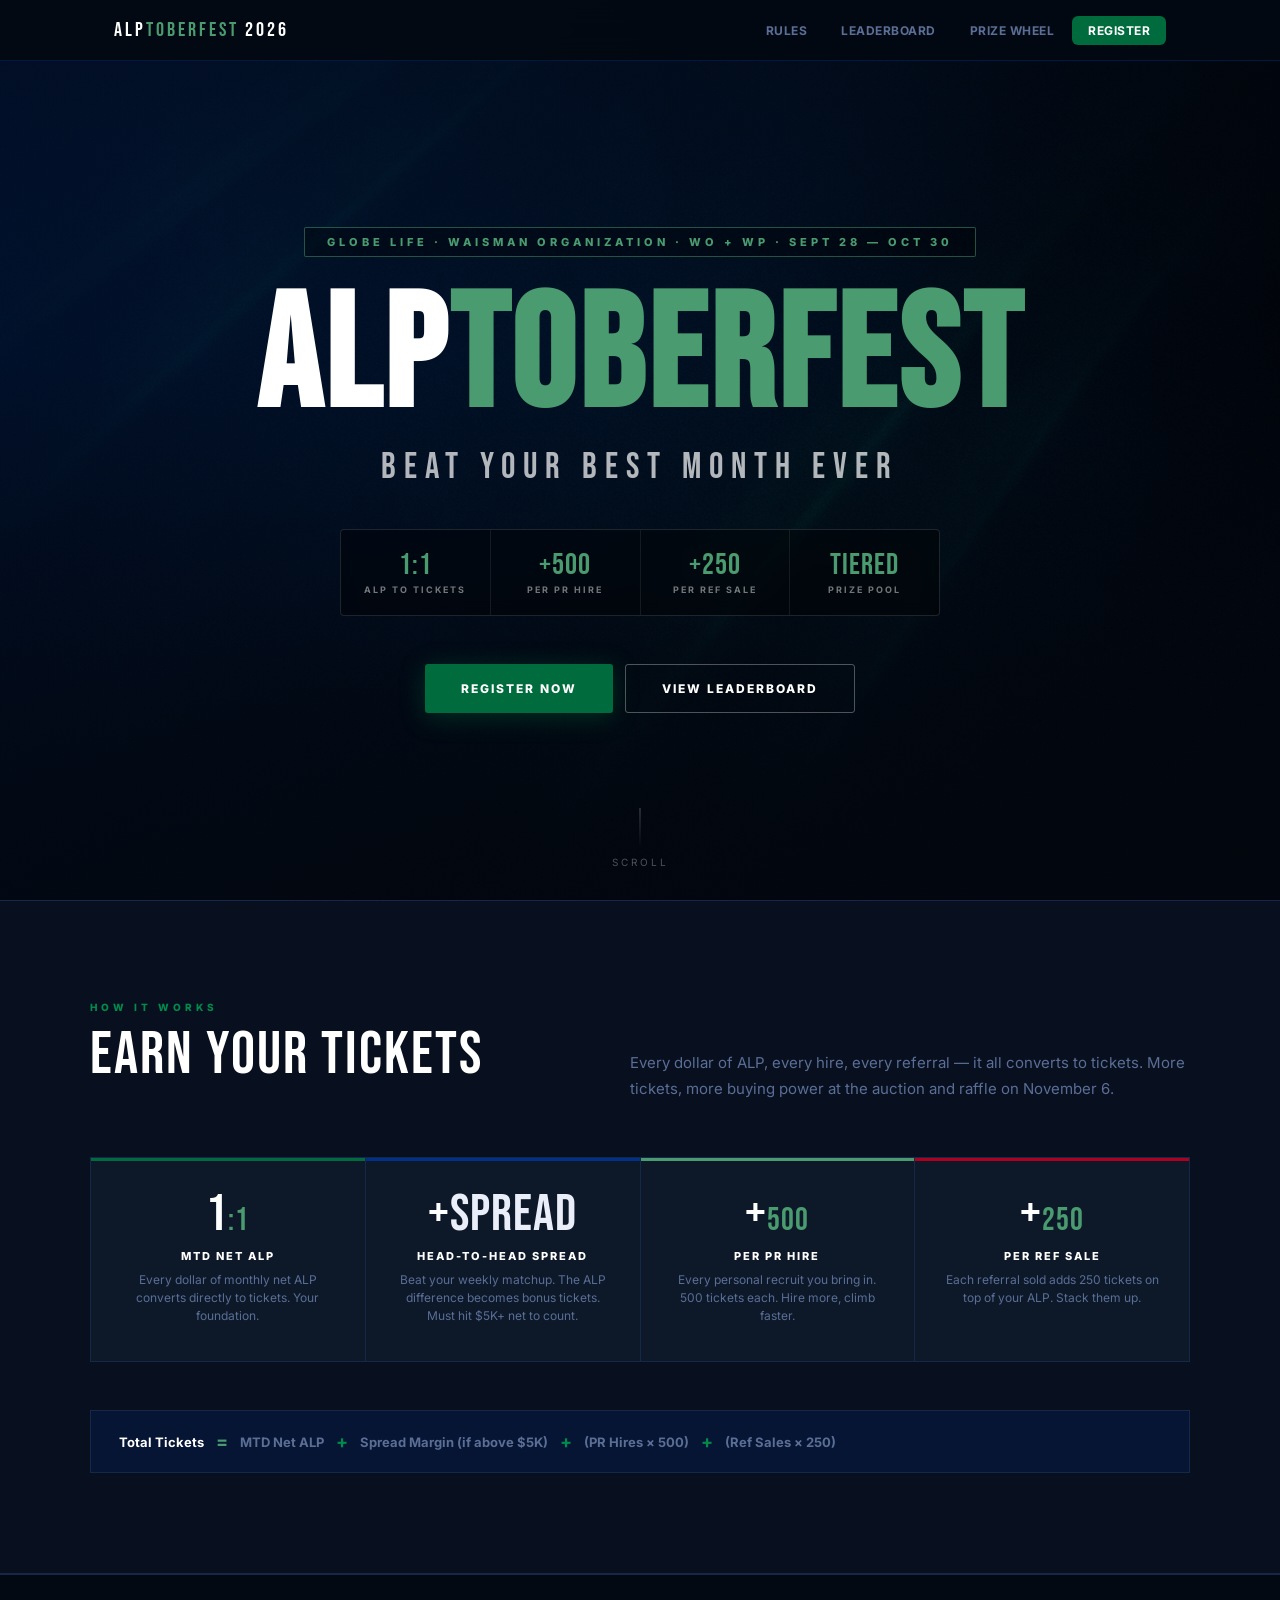
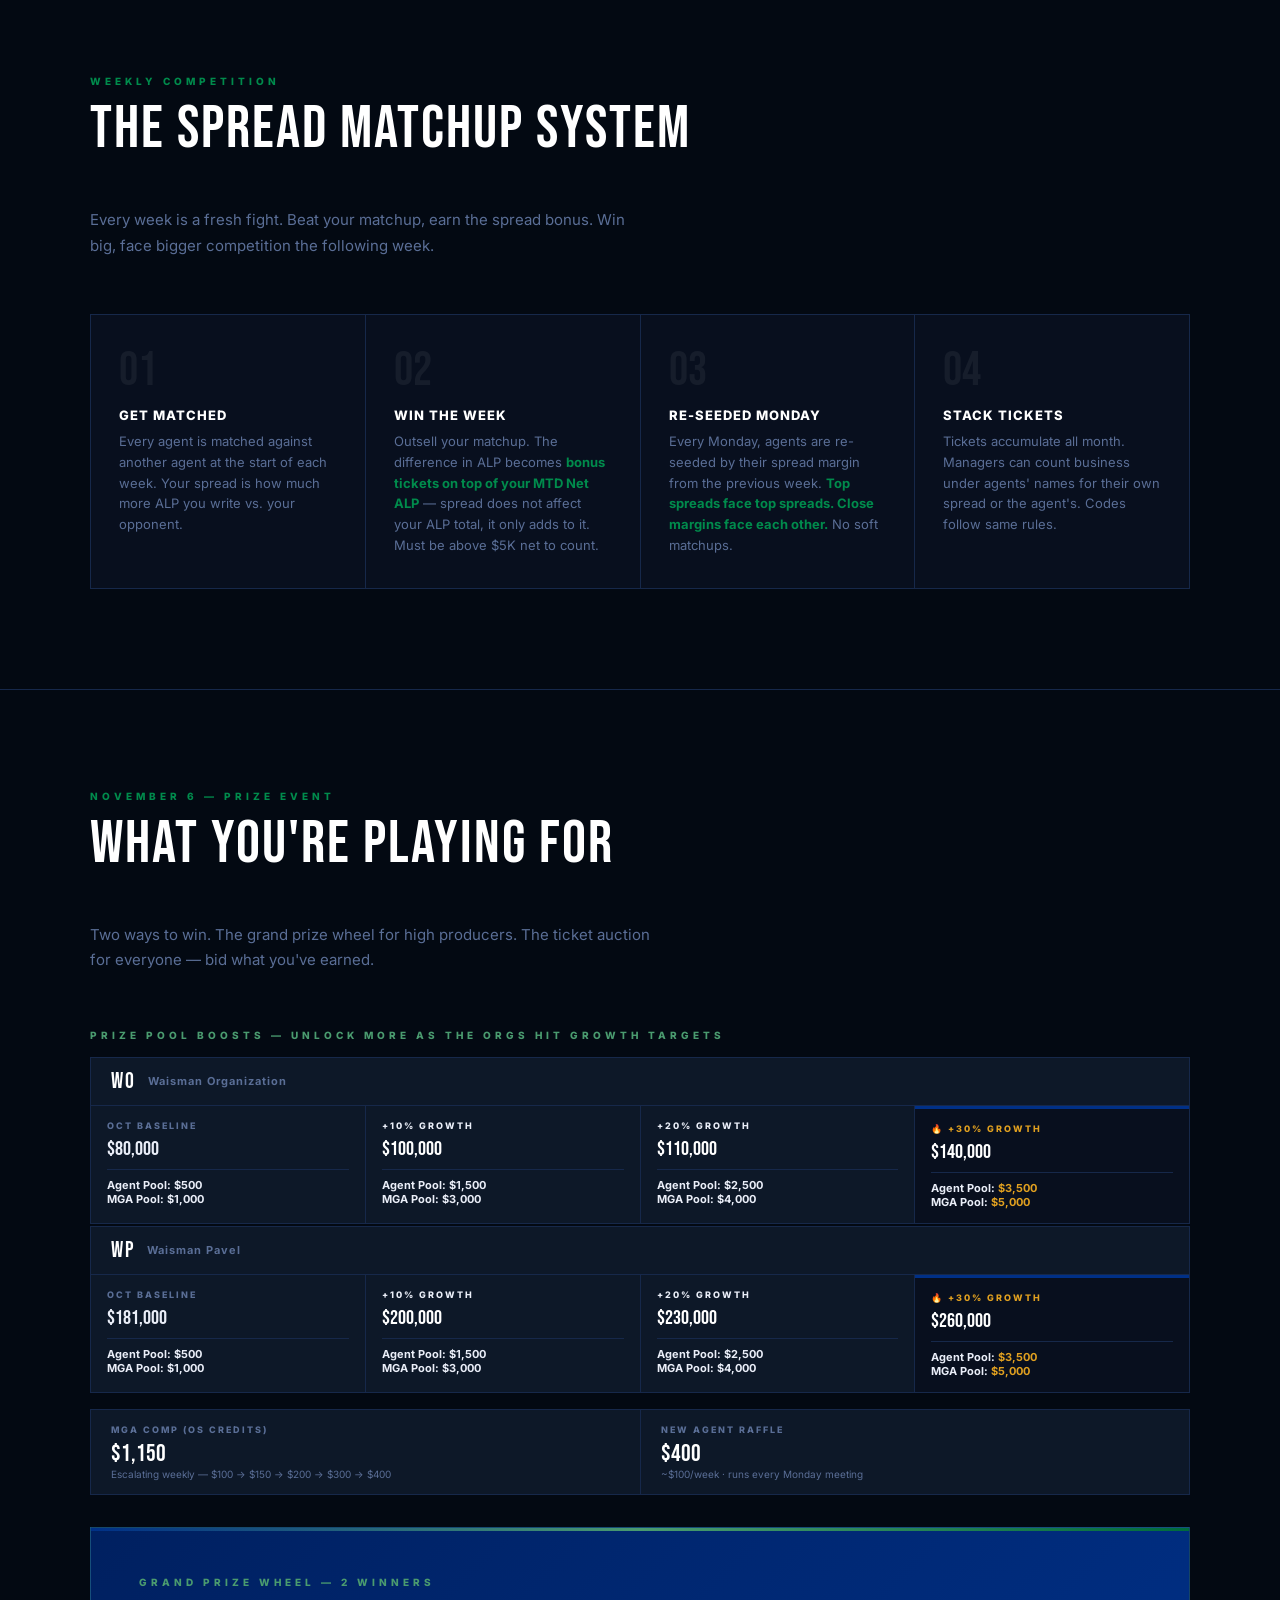
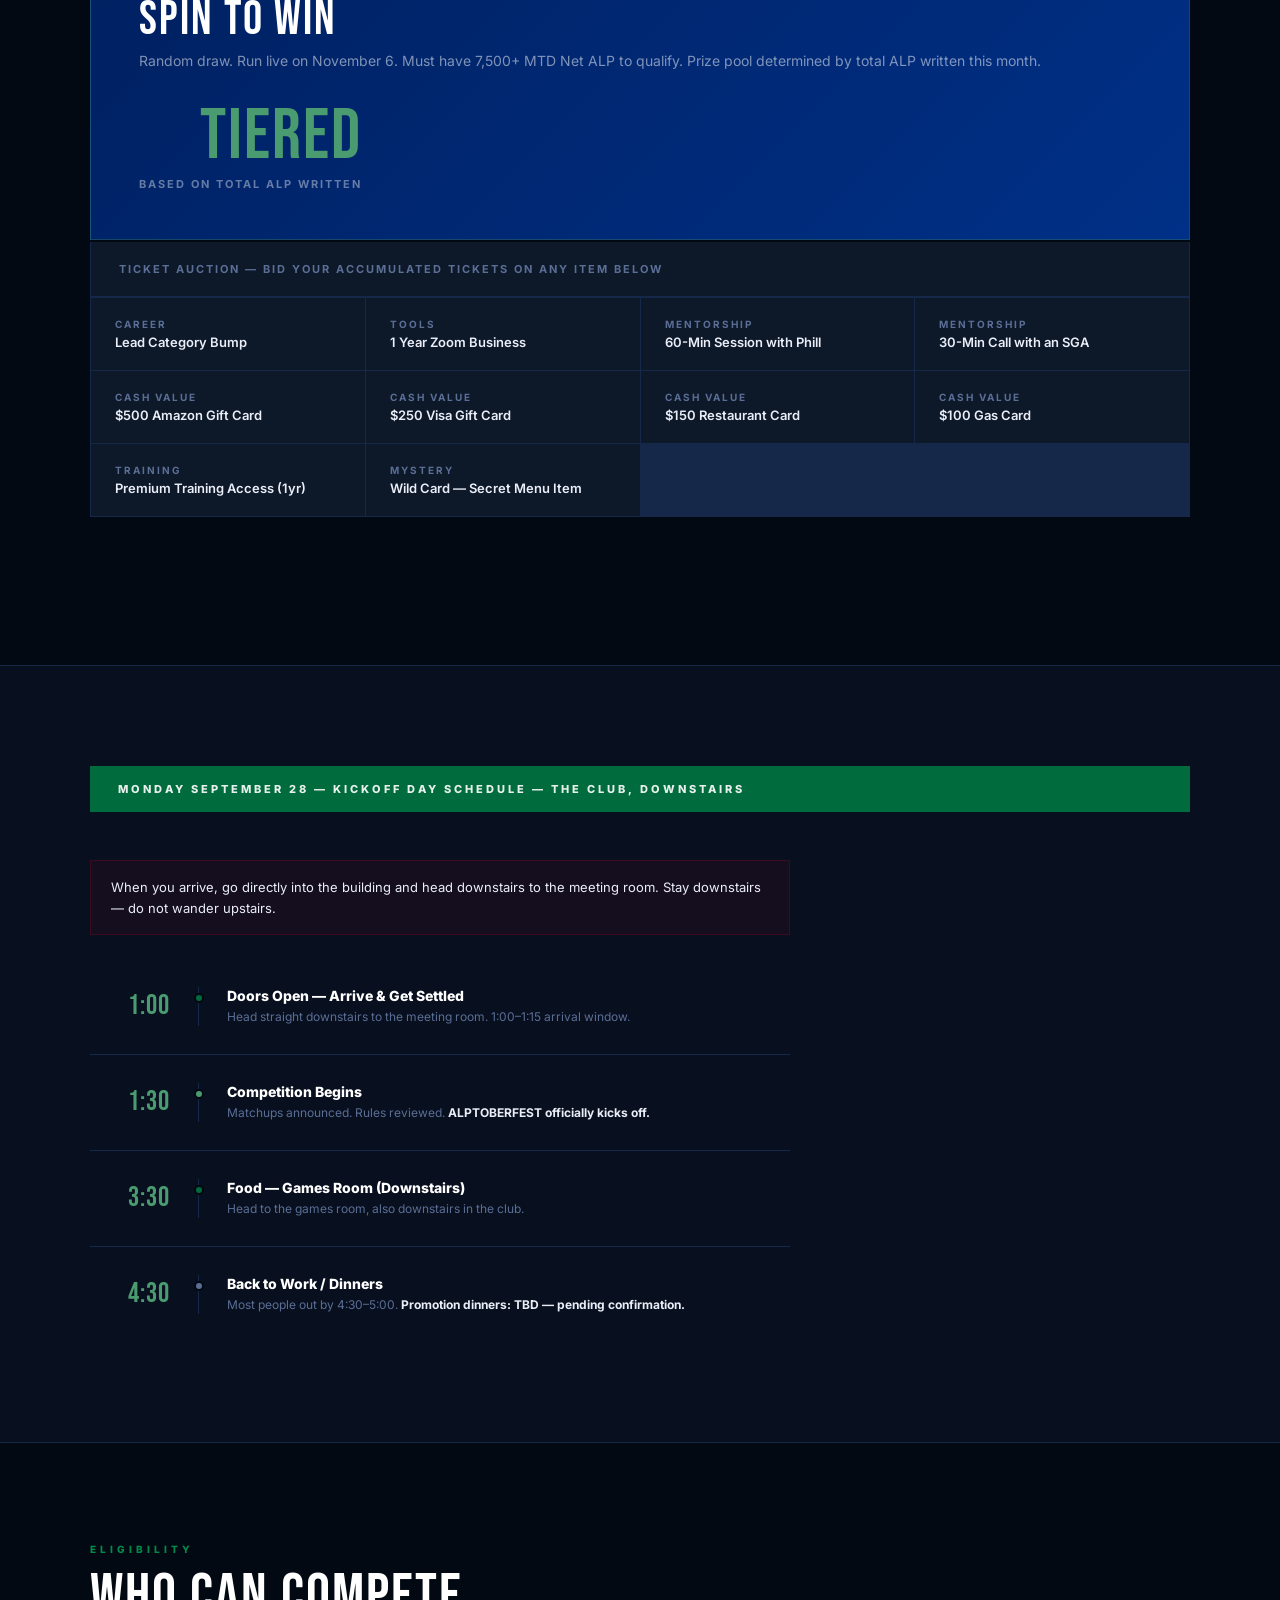
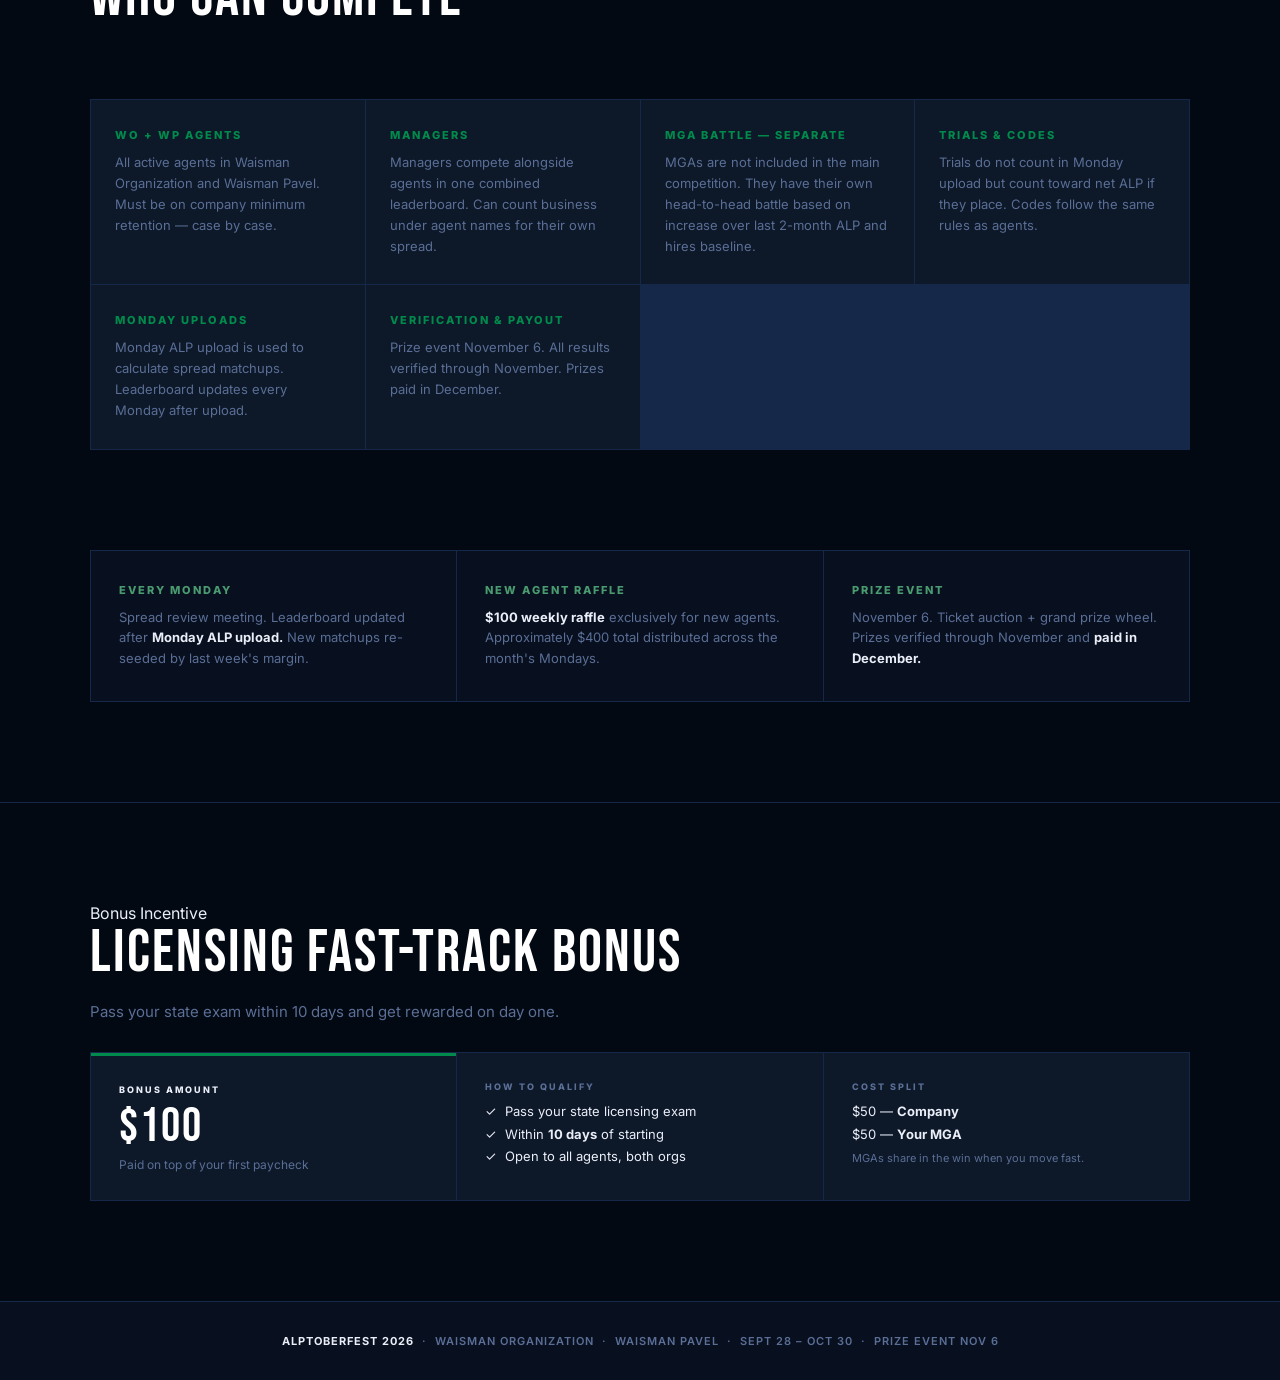
<file: index.html>
<!DOCTYPE html>
<html lang="en">
<head>
  <meta charset="UTF-8" />
  <meta name="viewport" content="width=device-width, initial-scale=1.0" />
  <title>ALPTOBERFEST 2026 — Beat Your Best</title>
  <link rel="preconnect" href="https://fonts.googleapis.com" />
  <link href="https://fonts.googleapis.com/css2?family=Bebas+Neue&family=Inter:wght@400;500;600;700;800;900&display=swap" rel="stylesheet" />
  <style>
    *, *::before, *::after { box-sizing: border-box; margin: 0; padding: 0; }

    :root {
      --navy:    #002060;
      --accent:  #4A9B6F;
      --navy2:   #003087;
      --green:   #006B3C;
      --green2:  #008B4C;
      --accent:  #4A9B6F;
      --dark:    #030912;
      --card:    #080F1E;
      --card2:   #0D1828;
      --border:  #16284A;
      --text:    #EAEEF8;
      --muted:   #5A6E96;
      --white:   #FFFFFF;
      --red:     #B00020;
    }

    body {
      background: var(--dark);
      color: var(--text);
      font-family: 'Inter', sans-serif;
      min-height: 100vh;
      overflow-x: hidden;
    }

    /* NAV */
    nav {
      position: fixed; top: 0; left: 0; right: 0; z-index: 100;
      background: rgba(3,9,18,0.92);
      backdrop-filter: blur(16px);
      border-bottom: 1px solid rgba(0,48,135,0.4);
    }
    .nav-inner {
      max-width: 1100px; margin: 0 auto;
      display: flex; align-items: center; justify-content: space-between;
      height: 60px; padding: 0 24px;
    }
    .nav-logo {
      font-family: 'Bebas Neue', sans-serif;
      font-size: 20px; letter-spacing: 3px;
      color: var(--white); text-decoration: none;
    }
    .nav-logo span { color: var(--accent); }
    .nav-links { display: flex; gap: 2px; align-items: center; }
    .nav-link {
      padding: 7px 16px; border-radius: 6px;
      font-size: 12px; font-weight: 700; letter-spacing: 0.5px;
      text-transform: uppercase; color: var(--muted);
      text-decoration: none; transition: all 0.2s;
    }
    .nav-link:hover { color: var(--white); background: rgba(0,48,135,0.3); }
    .nav-link.cta {
      background: var(--green); color: var(--white);
      border-radius: 6px;
    }
    .nav-link.cta:hover { background: var(--green2); }

    /* HERO */
    .hero {
      position: relative; min-height: 100vh;
      display: flex; flex-direction: column;
      align-items: center; justify-content: center;
      text-align: center; padding: 120px 24px 80px;
      overflow: hidden;
    }
    .hero-bg {
      position: absolute; inset: 0;
      background-image: url('hero-bg.png');
      background-size: cover; background-position: center;
      z-index: 0;
    }
    .hero-bg::after {
      content: '';
      position: absolute; inset: 0;
      background:
        linear-gradient(to bottom, rgba(3,9,18,0.55) 0%, rgba(3,9,18,0.3) 40%, rgba(3,9,18,0.75) 100%),
        linear-gradient(135deg, rgba(0,32,96,0.6) 0%, transparent 60%);
    }
    .hero-content { position: relative; z-index: 1; max-width: 900px; }

    .hero-eyebrow {
      display: inline-block;
      border: 1px solid rgba(74,155,111,0.5);
      color: var(--accent);
      font-size: 11px; font-weight: 800;
      letter-spacing: 4px; text-transform: uppercase;
      padding: 7px 22px; border-radius: 2px;
      margin-bottom: 32px;
      background: rgba(0,0,0,0.3);
    }

    .hero-title {
      font-family: 'Bebas Neue', sans-serif;
      font-size: clamp(72px, 15vw, 160px);
      line-height: 0.88; letter-spacing: 4px;
      color: var(--white);
      margin-bottom: 16px;
    }
    .hero-title .accent { color: var(--accent); }

    .hero-tagline {
      font-family: 'Bebas Neue', sans-serif;
      font-size: clamp(20px, 4vw, 36px);
      letter-spacing: 8px; color: rgba(255,255,255,0.7);
      text-transform: uppercase; margin-bottom: 40px;
    }

    .hero-stats {
      display: flex; justify-content: center; gap: 0;
      margin-bottom: 48px; border: 1px solid rgba(255,255,255,0.12);
      border-radius: 4px; overflow: hidden; max-width: 600px;
      margin-left: auto; margin-right: auto;
      background: rgba(0,0,0,0.4); backdrop-filter: blur(8px);
    }
    .hero-stat {
      flex: 1; padding: 20px 16px; text-align: center;
      border-right: 1px solid rgba(255,255,255,0.08);
    }
    .hero-stat:last-child { border-right: none; }
    .hero-stat-val {
      font-family: 'Bebas Neue', sans-serif;
      font-size: 30px; letter-spacing: 1px; color: var(--accent);
      display: block; line-height: 1;
    }
    .hero-stat-label {
      font-size: 9px; font-weight: 700;
      letter-spacing: 2px; text-transform: uppercase;
      color: rgba(255,255,255,0.45); margin-top: 4px; display: block;
    }

    .hero-actions { display: flex; gap: 12px; justify-content: center; flex-wrap: wrap; }

    .btn {
      display: inline-flex; align-items: center; gap: 8px;
      padding: 16px 36px; border-radius: 3px;
      font-weight: 800; font-size: 12px; letter-spacing: 2px;
      text-transform: uppercase; text-decoration: none;
      transition: all 0.2s; cursor: pointer; border: none;
    }
    .btn-primary {
      background: var(--green); color: var(--white);
      box-shadow: 0 4px 24px rgba(0,107,60,0.4);
    }
    .btn-primary:hover { background: var(--green2); transform: translateY(-2px); }
    .btn-outline {
      background: transparent; color: var(--white);
      border: 1px solid rgba(255,255,255,0.3);
    }
    .btn-outline:hover { border-color: var(--accent); color: var(--accent); }

    .hero-scroll {
      position: absolute; bottom: 32px; left: 50%; transform: translateX(-50%);
      display: flex; flex-direction: column; align-items: center; gap: 8px;
      color: rgba(255,255,255,0.3); font-size: 10px; letter-spacing: 3px;
      text-transform: uppercase;
    }
    .scroll-line {
      width: 1px; height: 40px;
      background: linear-gradient(to bottom, rgba(255,255,255,0.3), transparent);
    }

    /* SECTION LAYOUT */
    .section { padding: 100px 24px; }
    .section-inner { max-width: 1100px; margin: 0 auto; }

    .section-label {
      font-size: 10px; font-weight: 800; letter-spacing: 4px;
      text-transform: uppercase; color: var(--green2);
      margin-bottom: 12px; display: block;
    }
    .section-title {
      font-family: 'Bebas Neue', sans-serif;
      font-size: clamp(36px, 5vw, 60px); letter-spacing: 2px;
      color: var(--white); margin-bottom: 16px; line-height: 1;
    }
    .section-sub {
      font-size: 15px; color: var(--muted); line-height: 1.7;
      max-width: 560px;
    }

    .section-header-row {
      display: flex; justify-content: space-between;
      align-items: flex-end; margin-bottom: 56px;
      gap: 32px; flex-wrap: wrap;
    }

    /* TICKET SCORING */
    .scoring-section { background: var(--card); border-top: 1px solid var(--border); border-bottom: 1px solid var(--border); }

    .scoring-grid {
      display: grid; grid-template-columns: repeat(4, 1fr);
      gap: 1px; background: var(--border);
      border: 1px solid var(--border); margin-bottom: 48px;
    }
    @media (max-width: 700px) { .scoring-grid { grid-template-columns: 1fr 1fr; } }
    @media (max-width: 400px) { .scoring-grid { grid-template-columns: 1fr; } }

    .score-card {
      background: var(--card2); padding: 36px 28px;
      text-align: center;
    }
    .score-card-top {
      height: 3px; margin: -36px -28px 28px;
    }
    .score-card:nth-child(1) .score-card-top { background: var(--green); }
    .score-card:nth-child(2) .score-card-top { background: var(--navy2); }
    .score-card:nth-child(3) .score-card-top { background: var(--accent); }
    .score-card:nth-child(4) .score-card-top { background: var(--red); }

    .score-val {
      font-family: 'Bebas Neue', sans-serif;
      font-size: 52px; letter-spacing: 1px; line-height: 1;
      color: var(--white); margin-bottom: 8px;
    }
    .score-val span { color: var(--accent); font-size: 32px; }
    .score-name {
      font-size: 11px; font-weight: 800; letter-spacing: 2px;
      text-transform: uppercase; color: var(--white); margin-bottom: 8px;
    }
    .score-desc { font-size: 12px; color: var(--muted); line-height: 1.5; }

    .formula-bar {
      background: rgba(0,48,135,0.2); border: 1px solid var(--border);
      padding: 20px 28px; display: flex; align-items: center;
      gap: 12px; flex-wrap: wrap; font-size: 13px; font-weight: 700;
      color: var(--muted);
    }
    .formula-bar strong { color: var(--white); }
    .formula-bar .plus { color: var(--green2); font-size: 18px; }
    .formula-bar .eq { color: var(--accent); font-size: 18px; }
    .formula-result { color: var(--accent); font-size: 14px; }

    /* SPREAD MATCHUPS */
    .spread-section { border-top: 1px solid var(--border); }
    .spread-steps {
      display: grid; grid-template-columns: repeat(auto-fit, minmax(220px, 1fr));
      gap: 1px; background: var(--border); border: 1px solid var(--border); margin-top: 48px;
    }
    .spread-step {
      background: var(--card); padding: 32px 28px;
      position: relative;
    }
    .step-num {
      font-family: 'Bebas Neue', sans-serif; font-size: 48px;
      color: rgba(255,255,255,0.06); line-height: 1;
      margin-bottom: 12px;
    }
    .step-title {
      font-size: 13px; font-weight: 800; text-transform: uppercase;
      letter-spacing: 1px; color: var(--white); margin-bottom: 8px;
    }
    .step-body { font-size: 13px; color: var(--muted); line-height: 1.6; }
    .step-body strong { color: var(--green2); }

    /* PRIZES */
    .prizes-section { border-top: 1px solid var(--border); }

    .grand-prize-banner {
      background: linear-gradient(135deg, var(--navy), var(--navy2));
      border: 1px solid rgba(74,155,111,0.3);
      padding: 48px; margin-bottom: 2px;
      display: flex; align-items: center; justify-content: space-between;
      gap: 32px; flex-wrap: wrap;
      position: relative; overflow: hidden;
    }
    .grand-prize-banner::before {
      content: '';
      position: absolute; top: 0; left: 0; right: 0; height: 3px;
      background: linear-gradient(90deg, var(--navy2), var(--accent), var(--green));
    }
    .grand-left {}
    .grand-label {
      font-size: 10px; font-weight: 800; letter-spacing: 4px;
      text-transform: uppercase; color: var(--accent); margin-bottom: 8px;
    }
    .grand-title {
      font-family: 'Bebas Neue', sans-serif; font-size: 48px;
      letter-spacing: 2px; color: var(--white); line-height: 1; margin-bottom: 8px;
    }
    .grand-sub { font-size: 14px; color: rgba(255,255,255,0.5); }
    .grand-right { text-align: right; }
    .grand-value {
      font-family: 'Bebas Neue', sans-serif; font-size: 72px;
      letter-spacing: 2px; color: var(--accent); line-height: 1;
    }
    .grand-qualifier {
      font-size: 11px; font-weight: 700; letter-spacing: 2px;
      text-transform: uppercase; color: rgba(255,255,255,0.4); margin-top: 4px;
    }

    .auction-grid {
      display: grid; grid-template-columns: repeat(auto-fill, minmax(240px, 1fr));
      gap: 1px; background: var(--border); border: 1px solid var(--border);
    }
    .auction-item {
      background: var(--card2); padding: 20px 24px;
      font-size: 13px; font-weight: 600; color: var(--text);
    }
    .auction-item-label {
      font-size: 10px; font-weight: 700; letter-spacing: 2px;
      text-transform: uppercase; color: var(--muted); margin-bottom: 4px;
    }

    /* KICKOFF */
    .kickoff-section { background: var(--card); border-top: 1px solid var(--border); border-bottom: 1px solid var(--border); }

    .kickoff-banner {
      background: var(--green); padding: 16px 28px;
      font-size: 11px; font-weight: 800; letter-spacing: 3px;
      text-transform: uppercase; color: rgba(255,255,255,0.9);
      margin-bottom: 48px;
    }

    .timeline { display: flex; flex-direction: column; gap: 0; max-width: 700px; }
    .timeline-row {
      display: grid; grid-template-columns: 80px 1px 1fr;
      gap: 0 28px; padding: 28px 0;
      border-bottom: 1px solid var(--border);
    }
    .timeline-row:last-child { border-bottom: none; }
    .tl-time {
      font-family: 'Bebas Neue', sans-serif; font-size: 28px;
      letter-spacing: 1px; color: var(--accent); text-align: right;
      padding-top: 2px;
    }
    .tl-line { background: var(--border); position: relative; }
    .tl-dot {
      width: 10px; height: 10px; border-radius: 50%;
      background: var(--green); border: 2px solid var(--dark);
      position: absolute; top: 6px; left: 50%; transform: translateX(-50%);
    }
    .tl-event {
      font-size: 14px; font-weight: 800; color: var(--white); margin-bottom: 4px;
    }
    .tl-detail { font-size: 12px; color: var(--muted); line-height: 1.5; }
    .tl-detail strong { color: var(--text); }

    /* RULES */
    .rules-grid {
      display: grid; grid-template-columns: repeat(auto-fit, minmax(260px, 1fr));
      gap: 1px; background: var(--border); border: 1px solid var(--border);
    }
    .rule-card { background: var(--card2); padding: 28px 24px; }
    .rule-card-title {
      font-size: 11px; font-weight: 800; letter-spacing: 2px;
      text-transform: uppercase; color: var(--green2); margin-bottom: 10px;
    }
    .rule-card-body { font-size: 13px; color: var(--muted); line-height: 1.6; }
    .rule-card-body strong { color: var(--text); }

    /* WEEKLY */
    .weekly-bar {
      background: var(--card); border: 1px solid var(--border);
      padding: 0; display: flex; flex-wrap: wrap;
    }
    .weekly-item {
      flex: 1; min-width: 200px; padding: 32px 28px;
      border-right: 1px solid var(--border);
    }
    .weekly-item:last-child { border-right: none; }
    .weekly-item-title {
      font-size: 11px; font-weight: 800; letter-spacing: 2px;
      text-transform: uppercase; color: var(--accent); margin-bottom: 10px;
    }
    .weekly-item-body { font-size: 13px; color: var(--muted); line-height: 1.6; }
    .weekly-item-body strong { color: var(--text); }

    /* DIVIDER */
    .divider { height: 1px; background: var(--border); margin: 0; }

    /* FOOTER */
    footer {
      background: var(--card); border-top: 1px solid var(--border);
      padding: 32px 24px; text-align: center;
      font-size: 11px; font-weight: 600; letter-spacing: 1px;
      text-transform: uppercase; color: var(--muted);
    }
    footer strong { color: var(--text); }
  </style>
</head>
<body>

<nav>
  <div class="nav-inner">
    <a href="index.html" class="nav-logo">ALP<span>TOBERFEST</span> 2026</a>
    <div class="nav-links">
      <a href="index.html" class="nav-link">Rules</a>
      <a href="leaderboard.html" class="nav-link">Leaderboard</a>
      <a href="wheel.html" class="nav-link">Prize Wheel</a>
      <a href="form.html" class="nav-link cta">Register</a>
    </div>
  </div>
</nav>

<!-- HERO -->
<section class="hero">
  <div class="hero-bg"></div>
  <div class="hero-content">
    <div class="hero-eyebrow">Globe Life · Waisman Organization · WO + WP · Sept 28 — Oct 30</div>
    <h1 class="hero-title">ALP<span class="accent">TOBERFEST</span></h1>
    <div class="hero-tagline">Beat Your Best Month Ever</div>

    <div class="hero-stats">
      <div class="hero-stat">
        <span class="hero-stat-val">1:1</span>
        <span class="hero-stat-label">ALP to Tickets</span>
      </div>
      <div class="hero-stat">
        <span class="hero-stat-val">+500</span>
        <span class="hero-stat-label">Per PR Hire</span>
      </div>
      <div class="hero-stat">
        <span class="hero-stat-val">+250</span>
        <span class="hero-stat-label">Per Ref Sale</span>
      </div>
      <div class="hero-stat">
        <span class="hero-stat-val">TIERED</span>
        <span class="hero-stat-label">Prize Pool</span>
      </div>
    </div>

    <div class="hero-actions">
      <a href="form.html" class="btn btn-primary">Register Now</a>
      <a href="leaderboard.html" class="btn btn-outline">View Leaderboard</a>
    </div>
  </div>
  <div class="hero-scroll">
    <div class="scroll-line"></div>
    Scroll
  </div>
</section>

<!-- SCORING -->
<section class="section scoring-section">
  <div class="section-inner">
    <div class="section-header-row">
      <div>
        <span class="section-label">How It Works</span>
        <div class="section-title">Earn Your Tickets</div>
      </div>
      <div class="section-sub">Every dollar of ALP, every hire, every referral — it all converts to tickets. More tickets, more buying power at the auction and raffle on November 6.</div>
    </div>

    <div class="scoring-grid">
      <div class="score-card">
        <div class="score-card-top"></div>
        <div class="score-val">1<span>:1</span></div>
        <div class="score-name">MTD Net ALP</div>
        <div class="score-desc">Every dollar of monthly net ALP converts directly to tickets. Your foundation.</div>
      </div>
      <div class="score-card">
        <div class="score-card-top"></div>
        <div class="score-val">+<span style="font-size:52px;color:var(--text)">Spread</span></div>
        <div class="score-name">Head-to-Head Spread</div>
        <div class="score-desc">Beat your weekly matchup. The ALP difference becomes bonus tickets. Must hit $5K+ net to count.</div>
      </div>
      <div class="score-card">
        <div class="score-card-top"></div>
        <div class="score-val">+<span>500</span></div>
        <div class="score-name">Per PR Hire</div>
        <div class="score-desc">Every personal recruit you bring in. 500 tickets each. Hire more, climb faster.</div>
      </div>
      <div class="score-card">
        <div class="score-card-top"></div>
        <div class="score-val">+<span>250</span></div>
        <div class="score-name">Per Ref Sale</div>
        <div class="score-desc">Each referral sold adds 250 tickets on top of your ALP. Stack them up.</div>
      </div>
    </div>

    <div class="formula-bar">
      <strong>Total Tickets</strong>
      <span class="eq">=</span>
      <span>MTD Net ALP</span>
      <span class="plus">+</span>
      <span>Spread Margin (if above $5K)</span>
      <span class="plus">+</span>
      <span>(PR Hires × 500)</span>
      <span class="plus">+</span>
      <span>(Ref Sales × 250)</span>
    </div>
  </div>
</section>

<!-- SPREAD MATCHUPS -->
<section class="section spread-section">
  <div class="section-inner">
    <div class="section-header-row">
      <div>
        <span class="section-label">Weekly Competition</span>
        <div class="section-title">The Spread Matchup System</div>
      </div>
      <div class="section-sub">Every week is a fresh fight. Beat your matchup, earn the spread bonus. Win big, face bigger competition the following week.</div>
    </div>

    <div class="spread-steps">
      <div class="spread-step">
        <div class="step-num">01</div>
        <div class="step-title">Get Matched</div>
        <div class="step-body">Every agent is matched against another agent at the start of each week. Your spread is how much more ALP you write vs. your opponent.</div>
      </div>
      <div class="spread-step">
        <div class="step-num">02</div>
        <div class="step-title">Win the Week</div>
        <div class="step-body">Outsell your matchup. The difference in ALP becomes <strong>bonus tickets on top of your MTD Net ALP</strong> — spread does not affect your ALP total, it only adds to it. Must be above $5K net to count.</div>
      </div>
      <div class="spread-step">
        <div class="step-num">03</div>
        <div class="step-title">Re-Seeded Monday</div>
        <div class="step-body">Every Monday, agents are re-seeded by their spread margin from the previous week. <strong>Top spreads face top spreads. Close margins face each other.</strong> No soft matchups.</div>
      </div>
      <div class="spread-step">
        <div class="step-num">04</div>
        <div class="step-title">Stack Tickets</div>
        <div class="step-body">Tickets accumulate all month. Managers can count business under agents' names for their own spread or the agent's. Codes follow same rules.</div>
      </div>
    </div>
  </div>
</section>

<!-- PRIZES -->
<section class="section prizes-section">
  <div class="section-inner">
    <div class="section-header-row">
      <div>
        <span class="section-label">November 6 — Prize Event</span>
        <div class="section-title">What You're Playing For</div>
      </div>
      <div class="section-sub">Two ways to win. The grand prize wheel for high producers. The ticket auction for everyone — bid what you've earned.</div>
    </div>

    <!-- PRIZE POOL BOOST TABLE -->
    <div style="margin-bottom:32px">
      <div style="font-size:10px;font-weight:800;letter-spacing:4px;text-transform:uppercase;color:var(--accent);margin-bottom:16px">Prize Pool Boosts — Unlock More as the Orgs Hit Growth Targets</div>

      <!-- WO Row -->
      <div style="margin-bottom:2px">
        <div style="display:flex;align-items:center;gap:12px;padding:10px 20px;background:var(--card2);border:1px solid var(--border);border-bottom:none">
          <div style="font-family:'Bebas Neue',sans-serif;font-size:22px;letter-spacing:2px;color:var(--white)">WO</div>
          <div style="font-size:11px;font-weight:700;color:var(--muted);letter-spacing:1px">Waisman Organization</div>
        </div>
        <div style="display:grid;grid-template-columns:repeat(4,1fr);gap:1px;background:var(--border);border:1px solid var(--border)">
          <div style="background:var(--card2);padding:14px 16px">
            <div style="font-size:9px;font-weight:800;letter-spacing:2px;text-transform:uppercase;color:var(--muted);margin-bottom:6px">OCT Baseline</div>
            <div style="font-family:'Bebas Neue',sans-serif;font-size:20px;color:var(--grey)">$80,000</div>
            <div style="height:1px;background:var(--border);margin:8px 0"></div>
            <div style="font-size:11px;font-weight:700;color:var(--text)">Agent Pool: <span style="color:var(--grey)">$500</span></div>
            <div style="font-size:11px;font-weight:700;color:var(--text)">MGA Pool: <span style="color:var(--grey)">$1,000</span></div>
          </div>
          <div style="background:var(--card2);padding:14px 16px">
            <div style="font-size:9px;font-weight:800;letter-spacing:2px;text-transform:uppercase;color:var(--green3);margin-bottom:6px">+10% Growth</div>
            <div style="font-family:'Bebas Neue',sans-serif;font-size:20px;color:var(--white)">$100,000</div>
            <div style="height:1px;background:var(--border);margin:8px 0"></div>
            <div style="font-size:11px;font-weight:700;color:var(--text)">Agent Pool: <span style="color:var(--green3)">$1,500</span></div>
            <div style="font-size:11px;font-weight:700;color:var(--text)">MGA Pool: <span style="color:var(--green3)">$3,000</span></div>
          </div>
          <div style="background:var(--card2);padding:14px 16px">
            <div style="font-size:9px;font-weight:800;letter-spacing:2px;text-transform:uppercase;color:var(--green3);margin-bottom:6px">+20% Growth</div>
            <div style="font-family:'Bebas Neue',sans-serif;font-size:20px;color:var(--white)">$110,000</div>
            <div style="height:1px;background:var(--border);margin:8px 0"></div>
            <div style="font-size:11px;font-weight:700;color:var(--text)">Agent Pool: <span style="color:var(--green3)">$2,500</span></div>
            <div style="font-size:11px;font-weight:700;color:var(--text)">MGA Pool: <span style="color:var(--green3)">$4,000</span></div>
          </div>
          <div style="background:var(--card);padding:14px 16px;border-top:3px solid var(--navy2)">
            <div style="font-size:9px;font-weight:800;letter-spacing:2px;text-transform:uppercase;color:#E0A020;margin-bottom:6px">🔥 +30% Growth</div>
            <div style="font-family:'Bebas Neue',sans-serif;font-size:20px;color:var(--white)">$140,000</div>
            <div style="height:1px;background:var(--border);margin:8px 0"></div>
            <div style="font-size:11px;font-weight:700;color:var(--text)">Agent Pool: <span style="color:#E0A020">$3,500</span></div>
            <div style="font-size:11px;font-weight:700;color:var(--text)">MGA Pool: <span style="color:#E0A020">$5,000</span></div>
          </div>
        </div>
      </div>

      <!-- WP Row -->
      <div style="margin-bottom:16px">
        <div style="display:flex;align-items:center;gap:12px;padding:10px 20px;background:var(--card2);border:1px solid var(--border);border-bottom:none">
          <div style="font-family:'Bebas Neue',sans-serif;font-size:22px;letter-spacing:2px;color:var(--white)">WP</div>
          <div style="font-size:11px;font-weight:700;color:var(--muted);letter-spacing:1px">Waisman Pavel</div>
        </div>
        <div style="display:grid;grid-template-columns:repeat(4,1fr);gap:1px;background:var(--border);border:1px solid var(--border)">
          <div style="background:var(--card2);padding:14px 16px">
            <div style="font-size:9px;font-weight:800;letter-spacing:2px;text-transform:uppercase;color:var(--muted);margin-bottom:6px">OCT Baseline</div>
            <div style="font-family:'Bebas Neue',sans-serif;font-size:20px;color:var(--grey)">$181,000</div>
            <div style="height:1px;background:var(--border);margin:8px 0"></div>
            <div style="font-size:11px;font-weight:700;color:var(--text)">Agent Pool: <span style="color:var(--grey)">$500</span></div>
            <div style="font-size:11px;font-weight:700;color:var(--text)">MGA Pool: <span style="color:var(--grey)">$1,000</span></div>
          </div>
          <div style="background:var(--card2);padding:14px 16px">
            <div style="font-size:9px;font-weight:800;letter-spacing:2px;text-transform:uppercase;color:var(--green3);margin-bottom:6px">+10% Growth</div>
            <div style="font-family:'Bebas Neue',sans-serif;font-size:20px;color:var(--white)">$200,000</div>
            <div style="height:1px;background:var(--border);margin:8px 0"></div>
            <div style="font-size:11px;font-weight:700;color:var(--text)">Agent Pool: <span style="color:var(--green3)">$1,500</span></div>
            <div style="font-size:11px;font-weight:700;color:var(--text)">MGA Pool: <span style="color:var(--green3)">$3,000</span></div>
          </div>
          <div style="background:var(--card2);padding:14px 16px">
            <div style="font-size:9px;font-weight:800;letter-spacing:2px;text-transform:uppercase;color:var(--green3);margin-bottom:6px">+20% Growth</div>
            <div style="font-family:'Bebas Neue',sans-serif;font-size:20px;color:var(--white)">$230,000</div>
            <div style="height:1px;background:var(--border);margin:8px 0"></div>
            <div style="font-size:11px;font-weight:700;color:var(--text)">Agent Pool: <span style="color:var(--green3)">$2,500</span></div>
            <div style="font-size:11px;font-weight:700;color:var(--text)">MGA Pool: <span style="color:var(--green3)">$4,000</span></div>
          </div>
          <div style="background:var(--card);padding:14px 16px;border-top:3px solid var(--navy2)">
            <div style="font-size:9px;font-weight:800;letter-spacing:2px;text-transform:uppercase;color:#E0A020;margin-bottom:6px">🔥 +30% Growth</div>
            <div style="font-family:'Bebas Neue',sans-serif;font-size:20px;color:var(--white)">$260,000</div>
            <div style="height:1px;background:var(--border);margin:8px 0"></div>
            <div style="font-size:11px;font-weight:700;color:var(--text)">Agent Pool: <span style="color:#E0A020">$3,500</span></div>
            <div style="font-size:11px;font-weight:700;color:var(--text)">MGA Pool: <span style="color:#E0A020">$5,000</span></div>
          </div>
        </div>
      </div>

      <!-- Additional Prizes -->
      <div style="display:grid;grid-template-columns:1fr 1fr;gap:1px;background:var(--border);border:1px solid var(--border)">
        <div style="background:var(--card2);padding:14px 20px">
          <div style="font-size:9px;font-weight:800;letter-spacing:2px;text-transform:uppercase;color:var(--muted);margin-bottom:4px">MGA COMP (OS Credits)</div>
          <div style="font-family:'Bebas Neue',sans-serif;font-size:24px;color:var(--white)">$1,150</div>
          <div style="font-size:10px;color:var(--muted)">Escalating weekly — $100 → $150 → $200 → $300 → $400</div>
        </div>
        <div style="background:var(--card2);padding:14px 20px">
          <div style="font-size:9px;font-weight:800;letter-spacing:2px;text-transform:uppercase;color:var(--muted);margin-bottom:4px">New Agent Raffle</div>
          <div style="font-family:'Bebas Neue',sans-serif;font-size:24px;color:var(--white)">$400</div>
          <div style="font-size:10px;color:var(--muted)">~$100/week · runs every Monday meeting</div>
        </div>
      </div>
    </div>

    <div class="grand-prize-banner">
      <div class="grand-left">
        <div class="grand-label">Grand Prize Wheel — 2 Winners</div>
        <div class="grand-title">Spin to Win</div>
        <div class="grand-sub">Random draw. Run live on November 6. Must have 7,500+ MTD Net ALP to qualify. Prize pool determined by total ALP written this month.</div>
      </div>
      <div class="grand-right">
        <div class="grand-value">TIERED</div>
        <div class="grand-qualifier">Based on total ALP written</div>
      </div>
    </div>

    <div style="margin-top:2px; margin-bottom:48px">
      <div style="padding:20px 28px; background:var(--card2); border:1px solid var(--border); border-top:none; font-size:11px; font-weight:700; letter-spacing:2px; text-transform:uppercase; color:var(--muted)">
        Ticket Auction — Bid Your Accumulated Tickets on Any Item Below
      </div>
      <div class="auction-grid">
        <div class="auction-item"><div class="auction-item-label">Career</div>Lead Category Bump</div>
        <div class="auction-item"><div class="auction-item-label">Tools</div>1 Year Zoom Business</div>
        <div class="auction-item"><div class="auction-item-label">Mentorship</div>60-Min Session with Phill</div>
        <div class="auction-item"><div class="auction-item-label">Mentorship</div>30-Min Call with an SGA</div>
        <div class="auction-item"><div class="auction-item-label">Cash Value</div>$500 Amazon Gift Card</div>
        <div class="auction-item"><div class="auction-item-label">Cash Value</div>$250 Visa Gift Card</div>
        <div class="auction-item"><div class="auction-item-label">Cash Value</div>$150 Restaurant Card</div>
        <div class="auction-item"><div class="auction-item-label">Cash Value</div>$100 Gas Card</div>
        <div class="auction-item"><div class="auction-item-label">Training</div>Premium Training Access (1yr)</div>
        <div class="auction-item"><div class="auction-item-label">Mystery</div>Wild Card — Secret Menu Item</div>
      </div>
    </div>
  </div>
</section>

<!-- KICKOFF -->
<section class="section kickoff-section">
  <div class="section-inner">
    <div class="kickoff-banner">Monday September 28 — Kickoff Day Schedule — The Club, Downstairs</div>

    <div style="margin-bottom:24px; padding:16px 20px; background:rgba(176,0,32,0.08); border:1px solid rgba(176,0,32,0.25); font-size:13px; color:var(--text); max-width:700px; line-height:1.6;">
      When you arrive, go directly into the building and head downstairs to the meeting room. Stay downstairs — do not wander upstairs.
    </div>

    <div class="timeline">
      <div class="timeline-row">
        <div class="tl-time">1:00</div>
        <div class="tl-line"><div class="tl-dot"></div></div>
        <div>
          <div class="tl-event">Doors Open — Arrive &amp; Get Settled</div>
          <div class="tl-detail">Head straight downstairs to the meeting room. 1:00–1:15 arrival window.</div>
        </div>
      </div>
      <div class="timeline-row">
        <div class="tl-time">1:30</div>
        <div class="tl-line"><div class="tl-dot" style="background:var(--accent)"></div></div>
        <div>
          <div class="tl-event">Competition Begins</div>
          <div class="tl-detail">Matchups announced. Rules reviewed. <strong>ALPTOBERFEST officially kicks off.</strong></div>
        </div>
      </div>
      <div class="timeline-row">
        <div class="tl-time">3:30</div>
        <div class="tl-line"><div class="tl-dot" style="background:var(--green)"></div></div>
        <div>
          <div class="tl-event">Food — Games Room (Downstairs)</div>
          <div class="tl-detail">Head to the games room, also downstairs in the club.</div>
        </div>
      </div>
      <div class="timeline-row">
        <div class="tl-time">4:30</div>
        <div class="tl-line"><div class="tl-dot" style="background:var(--muted)"></div></div>
        <div>
          <div class="tl-event">Back to Work / Dinners</div>
          <div class="tl-detail">Most people out by 4:30–5:00. <strong>Promotion dinners: TBD — pending confirmation.</strong></div>
        </div>
      </div>
    </div>
  </div>
</section>

<!-- ELIGIBILITY -->
<section class="section">
  <div class="section-inner">
    <div class="section-header-row">
      <div>
        <span class="section-label">Eligibility</span>
        <div class="section-title">Who Can Compete</div>
      </div>
    </div>
    <div class="rules-grid">
      <div class="rule-card">
        <div class="rule-card-title">WO + WP Agents</div>
        <div class="rule-card-body">All active agents in Waisman Organization and Waisman Pavel. Must be on company minimum retention — case by case.</div>
      </div>
      <div class="rule-card">
        <div class="rule-card-title">Managers</div>
        <div class="rule-card-body">Managers compete alongside agents in one combined leaderboard. Can count business under agent names for their own spread.</div>
      </div>
      <div class="rule-card">
        <div class="rule-card-title">MGA Battle — Separate</div>
        <div class="rule-card-body">MGAs are not included in the main competition. They have their own head-to-head battle based on increase over last 2-month ALP and hires baseline.</div>
      </div>
      <div class="rule-card">
        <div class="rule-card-title">Trials &amp; Codes</div>
        <div class="rule-card-body">Trials do not count in Monday upload but count toward net ALP if they place. Codes follow the same rules as agents.</div>
      </div>
      <div class="rule-card">
        <div class="rule-card-title">Monday Uploads</div>
        <div class="rule-card-body">Monday ALP upload is used to calculate spread matchups. Leaderboard updates every Monday after upload.</div>
      </div>
      <div class="rule-card">
        <div class="rule-card-title">Verification &amp; Payout</div>
        <div class="rule-card-body">Prize event November 6. All results verified through November. Prizes paid in December.</div>
      </div>
    </div>
  </div>
</section>

<!-- WEEKLY -->
<section class="section" style="padding-top:0">
  <div class="section-inner">
    <div class="weekly-bar">
      <div class="weekly-item">
        <div class="weekly-item-title">Every Monday</div>
        <div class="weekly-item-body">Spread review meeting. Leaderboard updated after <strong>Monday ALP upload.</strong> New matchups re-seeded by last week's margin.</div>
      </div>
      <div class="weekly-item">
        <div class="weekly-item-title">New Agent Raffle</div>
        <div class="weekly-item-body"><strong>$100 weekly raffle</strong> exclusively for new agents. Approximately $400 total distributed across the month's Mondays.</div>
      </div>
      <div class="weekly-item">
        <div class="weekly-item-title">Prize Event</div>
        <div class="weekly-item-body">November 6. Ticket auction + grand prize wheel. Prizes verified through November and <strong>paid in December.</strong></div>
      </div>
    </div>
  </div>
</section>

<!-- LICENSING BONUS -->
<section class="section" style="border-top:1px solid var(--border)">
  <div class="section-inner">
    <div class="section-header">
      <div class="section-eyebrow">Bonus Incentive</div>
      <div class="section-title">Licensing Fast-Track Bonus</div>
    </div>
    <div class="section-sub">Pass your state exam within 10 days and get rewarded on day one.</div>
    <div style="display:grid;grid-template-columns:repeat(auto-fit,minmax(260px,1fr));gap:1px;background:var(--border);border:1px solid var(--border);margin-top:28px">
      <div style="background:var(--card2);padding:28px;border-top:3px solid var(--green2)">
        <div style="font-size:9px;font-weight:800;letter-spacing:2px;text-transform:uppercase;color:var(--green3);margin-bottom:8px">Bonus Amount</div>
        <div style="font-family:'Bebas Neue',sans-serif;font-size:48px;letter-spacing:2px;color:var(--white);line-height:1">$100</div>
        <div style="font-size:12px;color:var(--muted);margin-top:6px">Paid on top of your first paycheck</div>
      </div>
      <div style="background:var(--card2);padding:28px">
        <div style="font-size:9px;font-weight:800;letter-spacing:2px;text-transform:uppercase;color:var(--muted);margin-bottom:8px">How to Qualify</div>
        <div style="font-size:13px;color:var(--text);line-height:1.7">
          ✓&nbsp; Pass your state licensing exam<br>
          ✓&nbsp; Within <strong>10 days</strong> of starting<br>
          ✓&nbsp; Open to all agents, both orgs
        </div>
      </div>
      <div style="background:var(--card2);padding:28px">
        <div style="font-size:9px;font-weight:800;letter-spacing:2px;text-transform:uppercase;color:var(--muted);margin-bottom:8px">Cost Split</div>
        <div style="font-size:13px;color:var(--text);line-height:1.7">
          $50 &mdash; <strong>Company</strong><br>
          $50 &mdash; <strong>Your MGA</strong><br>
          <span style="font-size:11px;color:var(--muted);margin-top:4px;display:block">MGAs share in the win when you move fast.</span>
        </div>
      </div>
    </div>
  </div>
</section>

<footer>
  <strong>ALPTOBERFEST 2026</strong> &nbsp;·&nbsp; Waisman Organization &nbsp;·&nbsp; Waisman Pavel &nbsp;·&nbsp; Sept 28 – Oct 30 &nbsp;·&nbsp; Prize Event Nov 6
</footer>

</body>
</html>
</file>
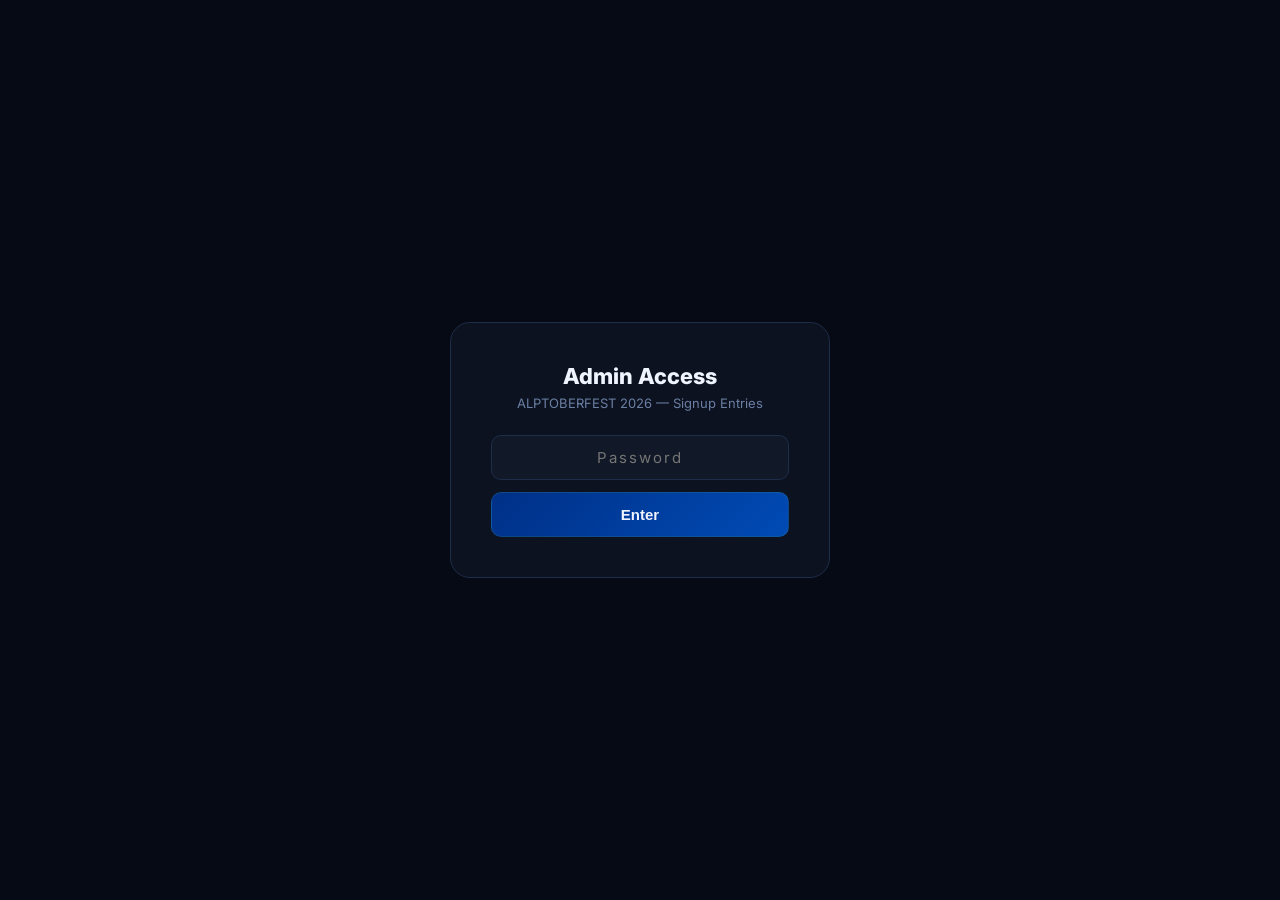
<file: admin.html>
<!DOCTYPE html>
<html lang="en">
<head>
 <meta charset="UTF-8" />
 <meta name="viewport" content="width=device-width, initial-scale=1.0" />
 <title>Admin — ALPTOBERFEST Signups</title>
 <link href="https://fonts.googleapis.com/css2?family=Inter:wght@400;600;700;800&display=swap" rel="stylesheet" />
 <style>
 *, *::before, *::after { box-sizing: border-box; margin: 0; padding: 0; }
 :root {
 --navy: #003087; --red: #CC0000; --gold: #4A9B6F;
 --dark: #060A14; --card: #0C1220; --card2: #111827;
 --border: #1E2D4A; --text: #F0F4FF; --muted: #6B7FA3;
 --green: #22C55E;
 }
 body { background: var(--dark); color: var(--text); font-family: 'Inter', sans-serif; min-height: 100vh; }

 /* Login screen */
 .login-wrap {
 min-height: 100vh; display: flex; align-items: center; justify-content: center; padding: 20px;
 }
 .login-box {
 background: var(--card); border: 1px solid var(--border);
 border-radius: 20px; padding: 40px; width: 100%; max-width: 380px; text-align: center;
 }
 .login-title { font-size: 22px; font-weight: 800; margin-bottom: 6px; }
 .login-sub { font-size: 13px; color: var(--muted); margin-bottom: 24px; }
 .login-input {
 width: 100%; background: var(--card2); border: 1px solid var(--border);
 border-radius: 10px; padding: 12px 16px; color: var(--text);
 font-size: 15px; font-family: 'Inter', sans-serif; outline: none; margin-bottom: 12px;
 transition: border-color 0.2s; text-align: center; letter-spacing: 2px;
 }
 .login-input:focus { border-color: var(--accent); }
 .login-btn {
 width: 100%; background: linear-gradient(135deg, var(--navy), #004BB5);
 border: 1px solid rgba(74,155,111,0.2); color: var(--accent);
 border-radius: 10px; padding: 13px; font-weight: 800; font-size: 15px;
 cursor: pointer; transition: all 0.2s;
 }
 .login-btn:hover { opacity: 0.9; }
 .login-error { color: var(--red); font-size: 13px; margin-top: 8px; display: none; }

 /* Admin screen */
 .admin-wrap { display: none; padding: 0 0 60px; }

 header {
 background: rgba(3,9,18,0.95); border-bottom: 1px solid var(--border);
 padding: 0 24px; position: sticky; top: 0; z-index: 10;
 }
 .header-inner {
 max-width: 1200px; margin: 0 auto; height: 56px;
 display: flex; align-items: center; justify-content: space-between;
 }
 .header-title { font-weight: 800; font-size: 16px; color: var(--accent); }
 .header-count { font-size: 13px; color: var(--muted); }

 .container { max-width: 1200px; margin: 0 auto; padding: 28px 20px; }

 /* Admin tabs */
 .admin-tabs { display: flex; gap: 2px; padding: 0 20px; border-bottom: 1px solid var(--border); max-width: 1200px; margin: 0 auto; }
 .admin-tab {
  padding: 14px 24px; font-size: 12px; font-weight: 800; letter-spacing: 1px;
  text-transform: uppercase; color: var(--muted); cursor: pointer;
  border-bottom: 2px solid transparent; margin-bottom: -1px; transition: all 0.15s;
 }
 .admin-tab.active { color: var(--text); border-bottom-color: #4A9B6F; }
 .admin-tab:hover:not(.active) { color: var(--text); }
 .tab-panel { display: none; }
 .tab-panel.active { display: block; }

 /* Stats row */
 .stats-row { display: flex; gap: 12px; flex-wrap: wrap; margin-bottom: 24px; }
 .stat-card {
 background: var(--card); border: 1px solid var(--border);
 border-radius: 14px; padding: 18px 24px; flex: 1; min-width: 140px;
 }
 .stat-val { font-size: 32px; font-weight: 900; color: var(--accent); line-height: 1; margin-bottom: 4px; }
 .stat-label { font-size: 11px; font-weight: 700; letter-spacing: 1px; text-transform: uppercase; color: var(--muted); }

 /* Export button */
 .toolbar { display: flex; gap: 10px; margin-bottom: 16px; align-items: center; flex-wrap: wrap; }
 .export-btn {
 background: linear-gradient(135deg, var(--navy), #004BB5);
 border: 1px solid rgba(74,155,111,0.2); color: var(--accent);
 border-radius: 8px; padding: 8px 20px; font-weight: 700; font-size: 13px;
 cursor: pointer; transition: all 0.2s;
 }
 .export-btn:hover { opacity: 0.9; }
 .search-input {
 background: var(--card2); border: 1px solid var(--border);
 border-radius: 8px; padding: 8px 14px; color: var(--text);
 font-size: 13px; font-family: 'Inter', sans-serif; outline: none;
 transition: border-color 0.2s; width: 220px;
 }
 .search-input:focus { border-color: var(--accent); }

 /* Table */
 .table-wrap { background: var(--card); border: 1px solid var(--border); border-radius: 16px; overflow: hidden; }
 table { width: 100%; border-collapse: collapse; }
 thead th {
 padding: 12px 16px; text-align: left; font-size: 10px; font-weight: 800;
 letter-spacing: 2px; text-transform: uppercase; color: var(--muted);
 border-bottom: 1px solid var(--border); white-space: nowrap;
 }
 tbody tr { border-bottom: 1px solid rgba(30,45,74,0.5); transition: background 0.1s; }
 tbody tr:last-child { border-bottom: none; }
 tbody tr:hover { background: rgba(255,255,255,0.02); }
 td { padding: 13px 16px; font-size: 13px; vertical-align: top; }
 td.name { font-weight: 700; color: var(--text); white-space: nowrap; }
 td.phone, td.email { color: var(--muted); white-space: nowrap; }
 td.org { }
 .org-badge {
 display: inline-block; background: rgba(0,48,135,0.3);
 border: 1px solid rgba(74,155,111,0.2); border-radius: 6px;
 padding: 2px 8px; font-size: 11px; font-weight: 700; color: var(--accent);
 }
 td.alp { font-weight: 700; color: var(--green); white-space: nowrap; }
 td.why { max-width: 280px; color: var(--muted); line-height: 1.5; font-size: 12px; }
 td.prize { max-width: 200px; color: var(--muted); font-size: 12px; line-height: 1.5; }
 td.date { color: var(--muted); font-size: 11px; white-space: nowrap; }
 .tips-yes { color: var(--green); font-size: 12px; font-weight: 700; }
 .tips-no { color: var(--muted); font-size: 12px; }

 /* Empty */
 .empty { text-align: center; padding: 60px 20px; color: var(--muted); }
 .empty .icon { font-size: 40px; margin-bottom: 12px; display: block; }

 /* Loading */
 .loading { text-align: center; padding: 60px; color: var(--muted); }
 </style>
</head>
<body>

<!-- LOGIN -->
<div class="login-wrap" id="login-wrap">
 <div class="login-box">
 <div class="login-title"> Admin Access</div>
 <div class="login-sub">ALPTOBERFEST 2026 — Signup Entries</div>
 <input class="login-input" type="password" id="pass-input" placeholder="Password" onkeydown="if(event.key==='Enter')login()" />
 <button class="login-btn" onclick="login()">Enter</button>
 <div class="login-error" id="login-error">Incorrect password</div>
 </div>
</div>

<!-- ADMIN -->
<div class="admin-wrap" id="admin-wrap">
 <header>
 <div class="header-inner">
 <div class="header-title">ALPTOBERFEST 2026 — Admin</div>
 <div class="header-count" id="header-count"></div>
 </div>
 </header>

 <!-- Tab nav -->
 <div style="background:var(--card);border-bottom:1px solid var(--border)">
  <div class="admin-tabs">
   <div class="admin-tab active" id="tab-btn-signups" onclick="switchAdminTab('signups')">Signups</div>
   <div class="admin-tab" id="tab-btn-weekly" onclick="switchAdminTab('weekly')">Weekly Stats</div>
   <div class="admin-tab" id="tab-btn-mga" onclick="switchAdminTab('mga')">MGA Battle</div>
  </div>
 </div>

 <!-- Signups tab -->
 <div class="tab-panel active" id="tab-signups">
 <div class="container">
 <div class="stats-row" id="stats-row">
 <div class="stat-card"><div class="stat-val" id="stat-total">—</div><div class="stat-label">Total Signups</div></div>
 <div class="stat-card"><div class="stat-val" id="stat-wo">—</div><div class="stat-label">WO</div></div>
 <div class="stat-card"><div class="stat-val" id="stat-wp">—</div><div class="stat-label">WP</div></div>
 <div class="stat-card"><div class="stat-val" id="stat-avg-alp">—</div><div class="stat-label">Avg ALP Goal</div></div>
 </div>

 <div class="toolbar">
 <input class="search-input" type="text" id="search" placeholder="Search name, email, org..." oninput="renderTable()" />
 <button class="export-btn" onclick="exportCSV()"> Export CSV</button>
 </div>

 <div class="table-wrap">
 <div class="loading" id="loading">Loading entries...</div>
 <table id="entries-table" style="display:none">
 <thead>
 <tr>
 <th>#</th>
 <th>Name</th>
 <th>Phone</th>
 <th>Email</th>
 <th>Org</th>
 <th>Manager</th>
 <th>ALP Goal</th>
 <th>Why</th>
 <th>Prize Ideas</th>
 <th>Tips ✓</th>
 <th>Submitted</th>
 </tr>
 </thead>
 <tbody id="table-body"></tbody>
 </table>
 <div class="empty" id="empty-state" style="display:none">
 <span class="icon"></span>
 No entries yet — share the form link!
 </div>
 </div>
 </div>
 </div>
</div>

<!-- MGA Battle tab -->
<div class="tab-panel" id="tab-mga">
 <div class="container">
  <div>
   <div style="display:flex;align-items:center;justify-content:space-between;flex-wrap:wrap;gap:12px;margin-bottom:20px">
    <div>
     <div style="font-size:10px;font-weight:800;letter-spacing:3px;text-transform:uppercase;color:#4A9B6F;margin-bottom:4px">MGA Battle Data Entry</div>
     <div style="font-size:20px;font-weight:800;color:var(--text)">MGA Weekly Stats</div>
     <div style="font-size:12px;color:var(--muted);margin-top:2px">Enter Weekly ALP and Hires for each MGA. Growth vs baseline auto-calculated.</div>
    </div>
    <div style="display:flex;gap:8px;align-items:center;flex-wrap:wrap">
     <select id="mga-week-select" style="background:var(--card2);border:1px solid var(--border);color:var(--text);padding:8px 14px;border-radius:6px;font-size:12px;font-weight:700" onchange="loadMgaData()">
      <option value="2026-10-05" selected>Week 1 — Sept 28–Oct 4</option>
      <option value="2026-10-12">Week 2 — Oct 5–11</option>
      <option value="2026-10-19">Week 3 — Oct 12–18</option>
      <option value="2026-10-26">Week 4 — Oct 19–25</option>
      <option value="2026-11-02">Week 5 — Oct 26–30</option>
     </select>
     <button onclick="saveMgaStats()" style="background:#22C55E;color:#000;border:none;border-radius:6px;padding:9px 20px;font-size:12px;font-weight:800;cursor:pointer">Save Week</button>
    </div>
   </div>

   <div id="mga-status" style="font-size:11px;color:var(--muted);margin-bottom:12px">Select a week to load data.</div>

   <div style="overflow-x:auto">
    <table style="width:100%;border-collapse:collapse;font-size:12px">
     <thead>
      <tr style="border-bottom:1px solid var(--border)">
       <th style="text-align:left;padding:8px 12px;font-size:9px;font-weight:800;letter-spacing:2px;text-transform:uppercase;color:var(--muted)">MGA</th>
       <th style="text-align:left;padding:8px 12px;font-size:9px;font-weight:800;letter-spacing:2px;text-transform:uppercase;color:var(--muted)">Org</th>
       <th style="text-align:right;padding:8px 12px;font-size:9px;font-weight:800;letter-spacing:2px;text-transform:uppercase;color:var(--muted)">Baseline ALP</th>
       <th style="text-align:right;padding:8px 12px;font-size:9px;font-weight:800;letter-spacing:2px;text-transform:uppercase;color:var(--muted)">Baseline Hires</th>
       <th style="text-align:right;padding:8px 12px;font-size:9px;font-weight:800;letter-spacing:2px;text-transform:uppercase;color:var(--text)">Weekly ALP</th>
       <th style="text-align:right;padding:8px 12px;font-size:9px;font-weight:800;letter-spacing:2px;text-transform:uppercase;color:var(--text)">Weekly Hires</th>
       <th style="text-align:right;padding:8px 12px;font-size:9px;font-weight:800;letter-spacing:2px;text-transform:uppercase;color:#4A9B6F">ALP Growth</th>
       <th style="text-align:right;padding:8px 12px;font-size:9px;font-weight:800;letter-spacing:2px;text-transform:uppercase;color:#4A9B6F">Hire Growth</th>
      </tr>
     </thead>
     <tbody id="mga-tbody"><tr><td colspan="8" style="text-align:center;padding:24px;color:var(--muted)">Select a week above to load.</td></tr></tbody>
    </table>
   </div>
  </div>
 </div>
</div>

<!-- Weekly Stats tab -->
<div class="tab-panel" id="tab-weekly">
 <div class="container">
  <div>
  <div style="display:flex;align-items:center;justify-content:space-between;flex-wrap:wrap;gap:12px;margin-bottom:20px">
   <div>
    <div style="font-size:10px;font-weight:800;letter-spacing:3px;text-transform:uppercase;color:#4A9B6F;margin-bottom:4px">Weekly Data Entry</div>
    <div style="font-size:20px;font-weight:800;color:var(--text)">Matchup Stats</div>
    <div style="font-size:12px;color:var(--muted);margin-top:2px">Mon UPL + HT auto-pull from HQ. Enter Weekly Net, PR Hires, Ref Sales below.</div>
   </div>
   <div style="display:flex;gap:8px;align-items:center;flex-wrap:wrap">
    <select id="week-select" style="background:var(--card2);border:1px solid var(--border);color:var(--text);padding:8px 14px;border-radius:6px;font-size:12px;font-weight:700" onchange="loadWeekData()">
     <option value="2026-10-05" selected>Week 1 — Sept 28–Oct 4</option>
     <option value="2026-10-12">Week 2 — Oct 5–11</option>
     <option value="2026-10-19">Week 3 — Oct 12–18</option>
     <option value="2026-10-26">Week 4 — Oct 19–25</option>
     <option value="2026-11-02">Week 5 — Oct 26–30</option>
    </select>
    <button onclick="saveWeekStats()" style="background:#22C55E;color:#000;border:none;border-radius:6px;padding:9px 20px;font-size:12px;font-weight:800;cursor:pointer;letter-spacing:0.5px">Save Week</button>
   </div>
  </div>

  <div id="ws-status" style="font-size:11px;color:var(--muted);margin-bottom:12px">Select a week to load data.</div>

  <div id="ws-table-wrap" style="overflow-x:auto">
   <table id="ws-table" style="width:100%;border-collapse:collapse;font-size:12px">
    <thead>
     <tr style="border-bottom:1px solid var(--border)">
      <th style="text-align:left;padding:8px 12px;font-size:9px;font-weight:800;letter-spacing:2px;text-transform:uppercase;color:var(--muted)">Agent</th>
      <th style="text-align:left;padding:8px 12px;font-size:9px;font-weight:800;letter-spacing:2px;text-transform:uppercase;color:var(--muted)">Org</th>
      <th style="text-align:right;padding:8px 12px;font-size:9px;font-weight:800;letter-spacing:2px;text-transform:uppercase;color:#4A9B6F">Mon UPL ↗</th>
      <th style="text-align:right;padding:8px 12px;font-size:9px;font-weight:800;letter-spacing:2px;text-transform:uppercase;color:var(--muted)">HT ↗</th>
      <th style="text-align:right;padding:8px 12px;font-size:9px;font-weight:800;letter-spacing:2px;text-transform:uppercase;color:var(--text)">Weekly Net</th>
      <th style="text-align:right;padding:8px 12px;font-size:9px;font-weight:800;letter-spacing:2px;text-transform:uppercase;color:var(--text)">PR Hires</th>
      <th style="text-align:right;padding:8px 12px;font-size:9px;font-weight:800;letter-spacing:2px;text-transform:uppercase;color:var(--text)">Ref Sales</th>
     </tr>
    </thead>
    <tbody id="ws-tbody"><tr><td colspan="7" style="text-align:center;padding:24px;color:var(--muted)">Loading...</td></tr></tbody>
   </table>
  </div>
 </div>
 </div>
</div>

<script>
 let allEntries = [];
 let adminPass = '';

 // ── Weekly stats state ────────────────────────────────────────────
 // All Week 1 agent names (both sides of each matchup)
 const ALL_AGENTS = [
  {name:'Kurt Evans',org:'WO'},{name:'Alex Stemle',org:'WO'},
  {name:'Brionna Ritter',org:'WO'},{name:'Lexi Nichols',org:'WO'},
  {name:'Anya Sorin',org:'WP'},{name:'Zachary Rice',org:'WP'},
  {name:'Amanda Finch',org:'WP'},{name:'Joshua Hall',org:'WP'},
  {name:'Liza Fornal',org:'WO'},{name:'Tonya Hudak',org:'WP'},
  {name:'Sydney Curtin',org:'WO'},{name:'Mya Wittenborn',org:'WO'},
  {name:'Teresa Tharp',org:'WO'},{name:'Nicholas Ibrahim',org:'WO'},
  {name:'Ozreal Belcher',org:'WO'},{name:'Jasmyne Martinez',org:'WO'},
  {name:'Lisa Richardson',org:'WP'},{name:'Andrew McAllister',org:'WP'},
  {name:'Kathy Bull',org:'WO'},{name:'Joy Terbush',org:'WO'},
  {name:'Anna Steele',org:'WP'},{name:'Katelyn Sublette',org:'WP'},
  {name:'Gigi Renzetti',org:'WO'},{name:'Kearstin Barry',org:'WO'},
  {name:'Larry Smith',org:'WO'},{name:'Zahra Arifee',org:'WO'},
  {name:'Robert Gray',org:'WP'},{name:'Michael Woelke',org:'WO'},
  {name:'Elijha Gonzales',org:'WO'},{name:'Nicole Donovan',org:'WP'},
  {name:'Joseph Gomez',org:'WO'},{name:'Jenna Wolf',org:'WO'},
  {name:'Gisella Vallejo',org:'WO'},{name:'Joseph Price',org:'WP'},
  {name:'Caimbrien Jones',org:'WP'},{name:'Dylan Fountain',org:'WO'},
  {name:'Colin Finnell',org:'WO'},{name:'Tangella Fields',org:'WP'},
  {name:'Lonna Shirar',org:'WP'},{name:'Jovon Henry',org:'WP'},
  {name:'Samantha Turner',org:'WP'},{name:'Ben Shortridge',org:'WP'},
  {name:'Genaveva Comia',org:'WO'},{name:'Crystal Kronewitter',org:'WP'},
  {name:'Stefan Davis',org:'WP'},{name:'Brandy Medrano',org:'WP'},
  {name:'Quincy Savala',org:'WO'},{name:'Jacob Carter',org:'WO'},
  {name:'Jacob Franz',org:'WP'},{name:'Rebecca Cobb',org:'WP'},
  {name:'Prestin Smith',org:'WO'},{name:'Kirklin Spicer',org:'WO'},
  {name:'Andrew Sabol',org:'WO'},{name:'Sebastian Galvan',org:'WO'},
  {name:'Kaitlyn Janlin',org:'WO'},{name:'Lily Coon',org:'WO'},
  {name:'Robin Knezek',org:'WO'},{name:'Catherine Kellman',org:'WO'},
  {name:'Chase Mayo',org:'WO'},{name:'Sarah June',org:'WP'},
  {name:'Azzan Daniels',org:'WO'},{name:'Ariana Reyes',org:'WP'},
  {name:'Brianna Fuller',org:'WO'},{name:'Brenda Shepherd',org:'WP'},
  {name:'Alicia Corcoran',org:'WO'},{name:'Joseph Mitter',org:'WP'},
  {name:'Amanecer Payne',org:'WO'},{name:'Marisa Bejarano',org:'WP'},
  {name:'Jacob Aaron',org:'WO'},{name:'Jehiah Scott',org:'WO'},
  {name:'Jesse Bloise',org:'WO'},{name:'Jordan Wrightsman',org:'WO'},
  {name:'Naomi Chambless',org:'WO'},{name:'Spencer Lee',org:'WO'},
  {name:'Walter Garrett',org:'WO'},
  {name:'Lizbeth Primero',org:'WO'},{name:'Ebraheem Hassan',org:'WO'},
  {name:'Jordan Westmoreland',org:'WO'},{name:'Jay Lemenager',org:'WO'},
  {name:'Taylor Medeiros',org:'WO'},{name:'Savannah Miller',org:'WO'},
  {name:'Cara Coletti',org:'WO'},{name:'Celia Williams',org:'WP'},
 ];

 let wsHqMap = {};    // normalized name → {monday_alp, ht_alp}
 let wsManualMap = {}; // normalized name → {weekly_net, pr_hires, ref_sales}

 function normName(n) { return (n||'').toLowerCase().trim(); }

 // Maps leaderboard display name → HQ full name (add here as mismatches are found)
 const NAME_ALIASES = {
  'lexi nichols':  'alexis nichols',
  'alex stemle':   'alexander stemle',
  'anya sorin':    'anna sorin',
  'gigi renzetti': 'ginevra renzetti',
 };
 function hqKey(displayName) {
  const k = normName(displayName);
  return NAME_ALIASES[k] || k;
 }

 function login() {
 const pass = document.getElementById('pass-input').value;
 if (!pass) return;
 adminPass = pass;
 loadEntries();
 }

 async function loadEntries() {
 try {
 const res = await fetch(`/api/admin?pass=${encodeURIComponent(adminPass)}`);
 if (res.status === 401) {
 document.getElementById('login-error').style.display = 'block';
 return;
 }
 const data = await res.json();
 allEntries = data;
 document.getElementById('login-wrap').style.display = 'none';
 document.getElementById('admin-wrap').style.display = 'block';
 document.getElementById('loading').style.display = 'none';
 document.getElementById('entries-table').style.display = 'table';
 updateStats();
 renderTable();
 } catch(e) {
 document.getElementById('login-error').textContent = 'Error loading data';
 document.getElementById('login-error').style.display = 'block';
 }
 }

 function updateStats() {
 const total = allEntries.length;
 const wo = allEntries.filter(e => e.org === 'WO').length;
 const wp = allEntries.filter(e => e.org === 'WP').length;
 const alpGoals = allEntries.filter(e => e.alp_goal).map(e => e.alp_goal);
 const avgAlp = alpGoals.length ? Math.round(alpGoals.reduce((a,b) => a+b, 0) / alpGoals.length) : 0;

 document.getElementById('stat-total').textContent = total;
 document.getElementById('stat-wo').textContent = wo;
 document.getElementById('stat-wp').textContent = wp;
 document.getElementById('stat-avg-alp').textContent = avgAlp ? '$' + avgAlp.toLocaleString() : '—';
 document.getElementById('header-count').textContent = `${total} submission${total !== 1 ? 's' : ''}`;
 }

 function renderTable() {
 const q = document.getElementById('search').value.toLowerCase();
 const filtered = allEntries.filter(e =>
 !q ||
 (e.full_name || '').toLowerCase().includes(q) ||
 (e.email || '').toLowerCase().includes(q) ||
 (e.org || '').toLowerCase().includes(q) ||
 (e.manager || '').toLowerCase().includes(q)
 );

 const tbody = document.getElementById('table-body');
 const emptyState = document.getElementById('empty-state');

 if (filtered.length === 0) {
 tbody.innerHTML = '';
 emptyState.style.display = 'block';
 return;
 }
 emptyState.style.display = 'none';

 tbody.innerHTML = filtered.map((e, i) => {
 const date = e.submitted_at ? new Date(e.submitted_at).toLocaleString('en-US', {month:'short',day:'numeric',hour:'numeric',minute:'2-digit'}) : '—';
 return `<tr>
 <td style="color:var(--muted);font-size:12px">${i+1}</td>
 <td class="name">${esc(e.full_name)}</td>
 <td class="phone">${esc(e.phone)}</td>
 <td class="email">${esc(e.email)}</td>
 <td>${e.org ? `<span class="org-badge">${esc(e.org)}</span>` : '<span style="color:var(--muted)">—</span>'}</td>
 <td style="color:var(--muted);font-size:12px">${esc(e.manager) || '—'}</td>
 <td class="alp">${e.alp_goal ? '$' + Number(e.alp_goal).toLocaleString() : '—'}</td>
 <td class="why">${esc(e.goal_why) || '<span style="color:var(--muted)">—</span>'}</td>
 <td class="prize">${esc(e.prize_idea) || '<span style="color:var(--muted)">—</span>'}</td>
 <td>${e.tips_read ? '<span class="tips-yes">✓ Yes</span>' : '<span class="tips-no">No</span>'}</td>
 <td class="date">${date}</td>
 </tr>`;
 }).join('');
 }

 function esc(str) {
 if (!str) return '';
 return String(str).replace(/&/g,'&amp;').replace(/</g,'&lt;').replace(/>/g,'&gt;').replace(/"/g,'&quot;');
 }

 function exportCSV() {
 const headers = ['Name','Phone','Email','Org','Manager','ALP Goal','Why','Prize Ideas','Tips Read','Submitted'];
 const rows = allEntries.map(e => [
 e.full_name, e.phone, e.email, e.org, e.manager,
 e.alp_goal, e.goal_why, e.prize_idea,
 e.tips_read ? 'Yes' : 'No',
 e.submitted_at ? new Date(e.submitted_at).toLocaleString() : ''
 ].map(v => `"${String(v || '').replace(/"/g,'""')}"`));

 const csv = [headers.join(','), ...rows.map(r => r.join(','))].join('\n');
 const blob = new Blob([csv], { type: 'text/csv' });
 const a = document.createElement('a');
 a.href = URL.createObjectURL(blob);
 a.download = `alptoberfest-signups-${new Date().toISOString().slice(0,10)}.csv`;
 a.click();
 }

 // ── WEEKLY STATS FUNCTIONS ────────────────────────────────────────────
 async function loadWeekData() {
  const weekOf = document.getElementById('week-select').value;
  const statusEl = document.getElementById('ws-status');
  statusEl.textContent = 'Loading HQ data + saved stats…';

  try {
   const [hqRes, manRes] = await Promise.all([
    fetch(`/api/weekly-data?week_of=${weekOf}`).catch(() => null),
    fetch(`/api/weekly-stats?week_of=${weekOf}`).catch(() => null),
   ]);
   const hqArr  = (hqRes  && hqRes.ok)  ? await hqRes.json()  : [];
   const manArr = (manRes && manRes.ok) ? await manRes.json() : [];

   wsHqMap = {};
   (Array.isArray(hqArr) ? hqArr : []).forEach(r => { wsHqMap[normName(r.name)] = r; });
   wsManualMap = {};
   (Array.isArray(manArr) ? manArr : []).forEach(r => { wsManualMap[normName(r.agent_name)] = r; });

   statusEl.textContent = `Loaded. Mon UPL + HT from HQ (read-only). Enter Weekly Net, PR Hires, Ref Sales and click Save Week.`;
   renderWsTable();
  } catch(e) {
   statusEl.textContent = 'Error loading data. Check connection.';
  }
 }

 function renderWsTable() {
  const tbody = document.getElementById('ws-tbody');
  const fmt = n => n ? '$' + Number(n).toLocaleString() : '—';
  tbody.innerHTML = ALL_AGENTS.map((agent, idx) => {
   const key = normName(agent.name);
   const hq  = wsHqMap[hqKey(agent.name)] || {};
   const man = wsManualMap[key] || {};
   const monUpl = hq.monday_alp || 0;
   const ht     = hq.ht_alp    || 0;
   return `<tr style="border-bottom:1px solid var(--border);transition:background 0.1s" onmouseover="this.style.background='rgba(255,255,255,0.02)'" onmouseout="this.style.background=''">
    <td style="padding:8px 12px;font-weight:700;color:var(--text)">${esc(agent.name)}</td>
    <td style="padding:8px 12px"><span style="background:rgba(0,48,135,0.3);border:1px solid rgba(255,255,255,0.08);border-radius:2px;padding:1px 7px;font-size:10px;font-weight:800;color:#B0BAD0">${agent.org}</span></td>
    <td style="padding:8px 12px;text-align:right;color:${monUpl ? '#4A9B6F' : 'var(--muted)'};font-weight:700">${fmt(monUpl)}</td>
    <td style="padding:8px 12px;text-align:right;color:var(--muted);font-weight:700">${fmt(ht)}</td>
    <td style="padding:8px 6px;text-align:right">
     <input type="number" min="0" step="100" data-field="weekly_net" data-agent="${esc(agent.name)}"
      value="${man.weekly_net || ''}" placeholder="0"
      style="width:100px;background:var(--card2);border:1px solid var(--border);color:var(--text);padding:6px 8px;border-radius:4px;font-size:12px;text-align:right"
      oninput="wsInputChanged(this)" />
    </td>
    <td style="padding:8px 6px;text-align:right">
     <input type="number" min="0" step="1" data-field="pr_hires" data-agent="${esc(agent.name)}"
      value="${man.pr_hires || ''}" placeholder="0"
      style="width:70px;background:var(--card2);border:1px solid var(--border);color:var(--text);padding:6px 8px;border-radius:4px;font-size:12px;text-align:right"
      oninput="wsInputChanged(this)" />
    </td>
    <td style="padding:8px 6px;text-align:right">
     <input type="number" min="0" step="1" data-field="ref_sales" data-agent="${esc(agent.name)}"
      value="${man.ref_sales || ''}" placeholder="0"
      style="width:70px;background:var(--card2);border:1px solid var(--border);color:var(--text);padding:6px 8px;border-radius:4px;font-size:12px;text-align:right"
      oninput="wsInputChanged(this)" />
    </td>
   </tr>`;
  }).join('');
 }

 // Track edits in memory before saving
 function wsInputChanged(input) {
  const agentName = input.dataset.agent;
  const field     = input.dataset.field;
  const key       = normName(agentName);
  if (!wsManualMap[key]) wsManualMap[key] = { agent_name: agentName };
  wsManualMap[key][field]       = parseFloat(input.value) || 0;
  wsManualMap[key].agent_name  = agentName;
 }

 async function saveWeekStats() {
  const weekOf  = document.getElementById('week-select').value;
  const statusEl = document.getElementById('ws-status');

  // Collect all input values
  const inputs = document.querySelectorAll('#ws-tbody input[data-agent]');
  const statsMap = {};
  inputs.forEach(inp => {
   const key   = normName(inp.dataset.agent);
   const field = inp.dataset.field;
   if (!statsMap[key]) statsMap[key] = { agent_name: inp.dataset.agent };
   // Use parseInt for hire/sale counts, parseFloat for dollar amounts
   const val = (field === 'pr_hires' || field === 'ref_sales')
     ? (parseInt(inp.value, 10) || 0)
     : (parseFloat(inp.value) || 0);
   statsMap[key][field] = val;
  });

  const stats = Object.values(statsMap).filter(s =>
   s.weekly_net > 0 || s.pr_hires > 0 || s.ref_sales > 0
  );

  if (stats.length === 0) {
   statusEl.textContent = 'Nothing to save — all fields are 0 or empty.';
   return;
  }

  statusEl.textContent = `Saving ${stats.length} agent record${stats.length !== 1 ? 's' : ''} for week of ${weekOf}…`;

  try {
   const res = await fetch('/api/weekly-stats', {
    method: 'POST',
    headers: { 'Content-Type': 'application/json' },
    body: JSON.stringify({ admin_key: adminPass, week_of: weekOf, stats }),
   });
   const data = await res.json();
   if (res.ok && data.success) {
    statusEl.textContent = `✓ Saved ${data.saved} records for ${weekOf}. Leaderboard will reflect changes immediately.`;
    statusEl.style.color = '#22C55E';
    setTimeout(() => { statusEl.style.color = ''; }, 3000);
   } else {
    statusEl.textContent = `Error: ${data.error || 'Save failed'}`;
    statusEl.style.color = '#CC4444';
   }
  } catch(e) {
   statusEl.textContent = 'Network error saving data.';
   statusEl.style.color = '#CC4444';
  }
 }

 // ── TAB SWITCHER ────────────────────────────────────────────────
 function switchAdminTab(tab) {
  ['signups','weekly','mga'].forEach(t => {
   document.getElementById(`tab-${t}`).classList.toggle('active', t === tab);
   document.getElementById(`tab-btn-${t}`).classList.toggle('active', t === tab);
  });
  if (tab === 'weekly') loadWeekData();
  if (tab === 'mga') loadMgaData();
 }

 // ── MGA BATTLE FUNCTIONS ────────────────────────────────────────────
 const MGA_LIST = [
  // WO
  { name: 'Damian Davis',   org: 'WO', baseline_alp: 11642, baseline_hires: 5.9 },
  { name: 'Robin Gonzalez', org: 'WO', baseline_alp: 10880, baseline_hires: 3.0 },
  { name: 'Morgan Clegg',   org: 'WO', baseline_alp:  7396, baseline_hires: 3.5 },
  { name: 'Anthony Welsh',  org: 'WO', baseline_alp:  3686, baseline_hires: 3.0 },
  // WP
  { name: 'Jacob Collins',   org: 'WP', baseline_alp: 4509, baseline_hires: 3.0 },
  { name: 'Charity Keasler', org: 'WP', baseline_alp: 3000, baseline_hires: 3.0 },
  { name: 'Katrina Bailey',  org: 'WP', baseline_alp: 3000, baseline_hires: 3.0 },
 ];

 let mgaDataMap = {}; // mga_name → {weekly_alp, weekly_hires}

 async function loadMgaData() {
  const weekOf  = document.getElementById('mga-week-select').value;
  const statusEl = document.getElementById('mga-status');
  statusEl.textContent = 'Loading saved MGA stats…';

  try {
   const res = await fetch(`/api/mga-stats?week_of=${weekOf}`).catch(() => null);
   const arr = (res && res.ok) ? await res.json() : [];
   mgaDataMap = {};
   (Array.isArray(arr) ? arr : []).forEach(r => { mgaDataMap[r.mga_name] = r; });
   statusEl.textContent = `Loaded. Enter Weekly ALP and Hires, then click Save Week.`;
   renderMgaTable();
  } catch(e) {
   statusEl.textContent = 'Error loading data.';
  }
 }

 function renderMgaTable() {
  const tbody = document.getElementById('mga-tbody');
  const fmt = n => n ? '$' + Number(n).toLocaleString() : '—';
  tbody.innerHTML = MGA_LIST.map(mga => {
   const saved = mgaDataMap[mga.name] || {};
   const pct = (actual, baseline) => {
    if (!actual || !baseline) return '—';
    const g = ((actual - baseline) / baseline * 100).toFixed(1);
    return `<span style="color:${g >= 0 ? '#22C55E' : '#CC4444'}">${g >= 0 ? '+' : ''}${g}%</span>`;
   };
   return `<tr style="border-bottom:1px solid var(--border)" onmouseover="this.style.background='rgba(255,255,255,0.02)'" onmouseout="this.style.background=''">
    <td style="padding:8px 12px;font-weight:700;color:var(--text)">${esc(mga.name)}</td>
    <td style="padding:8px 12px"><span style="background:rgba(0,48,135,0.3);border:1px solid rgba(255,255,255,0.08);border-radius:2px;padding:1px 7px;font-size:10px;font-weight:800;color:#B0BAD0">${mga.org}</span></td>
    <td style="padding:8px 12px;text-align:right;color:var(--muted);font-size:11px">${fmt(mga.baseline_alp)}</td>
    <td style="padding:8px 12px;text-align:right;color:var(--muted);font-size:11px">${mga.baseline_hires}</td>
    <td style="padding:8px 6px;text-align:right">
     <input type="number" min="0" step="100" data-mga-field="weekly_alp" data-mga-name="${esc(mga.name)}"
      value="${saved.weekly_alp || ''}" placeholder="0"
      style="width:110px;background:var(--card2);border:1px solid var(--border);color:var(--text);padding:6px 8px;border-radius:4px;font-size:12px;text-align:right" />
    </td>
    <td style="padding:8px 6px;text-align:right">
     <input type="number" min="0" step="0.1" data-mga-field="weekly_hires" data-mga-name="${esc(mga.name)}"
      value="${saved.weekly_hires || ''}" placeholder="0"
      style="width:80px;background:var(--card2);border:1px solid var(--border);color:var(--text);padding:6px 8px;border-radius:4px;font-size:12px;text-align:right" />
    </td>
    <td style="padding:8px 12px;text-align:right;font-size:12px">${pct(saved.weekly_alp, mga.baseline_alp)}</td>
    <td style="padding:8px 12px;text-align:right;font-size:12px">${pct(saved.weekly_hires, mga.baseline_hires)}</td>
   </tr>`;
  }).join('');
 }

 async function saveMgaStats() {
  const weekOf   = document.getElementById('mga-week-select').value;
  const statusEl = document.getElementById('mga-status');

  const inputs = document.querySelectorAll('#mga-tbody input[data-mga-name]');
  const statsMap = {};
  inputs.forEach(inp => {
   const name  = inp.dataset.mgaName;
   const field = inp.dataset.mgaField;
   if (!statsMap[name]) statsMap[name] = { mga_name: name };
   statsMap[name][field] = parseFloat(inp.value) || 0;
  });

  const stats = Object.values(statsMap).filter(s => s.weekly_alp > 0 || s.weekly_hires > 0);
  if (!stats.length) { statusEl.textContent = 'Nothing to save — all fields are 0 or empty.'; return; }

  statusEl.textContent = `Saving ${stats.length} MGA records…`;
  try {
   const res = await fetch('/api/mga-stats', {
    method: 'POST',
    headers: { 'Content-Type': 'application/json' },
    body: JSON.stringify({ admin_key: adminPass, week_of: weekOf, stats }),
   });
   const data = await res.json();
   if (res.ok && data.success) {
    statusEl.textContent = `✓ Saved ${data.saved} MGA records for ${weekOf}. Leaderboard will reflect changes immediately.`;
    statusEl.style.color = '#22C55E';
    setTimeout(() => { statusEl.style.color = ''; }, 3000);
    loadMgaData();
   } else {
    statusEl.textContent = `Error: ${data.error || 'Save failed'}`;
    statusEl.style.color = '#CC4444';
   }
  } catch(e) {
   statusEl.textContent = 'Network error saving data.';
   statusEl.style.color = '#CC4444';
  }
 }
</script>
</body>
</html>
</file>
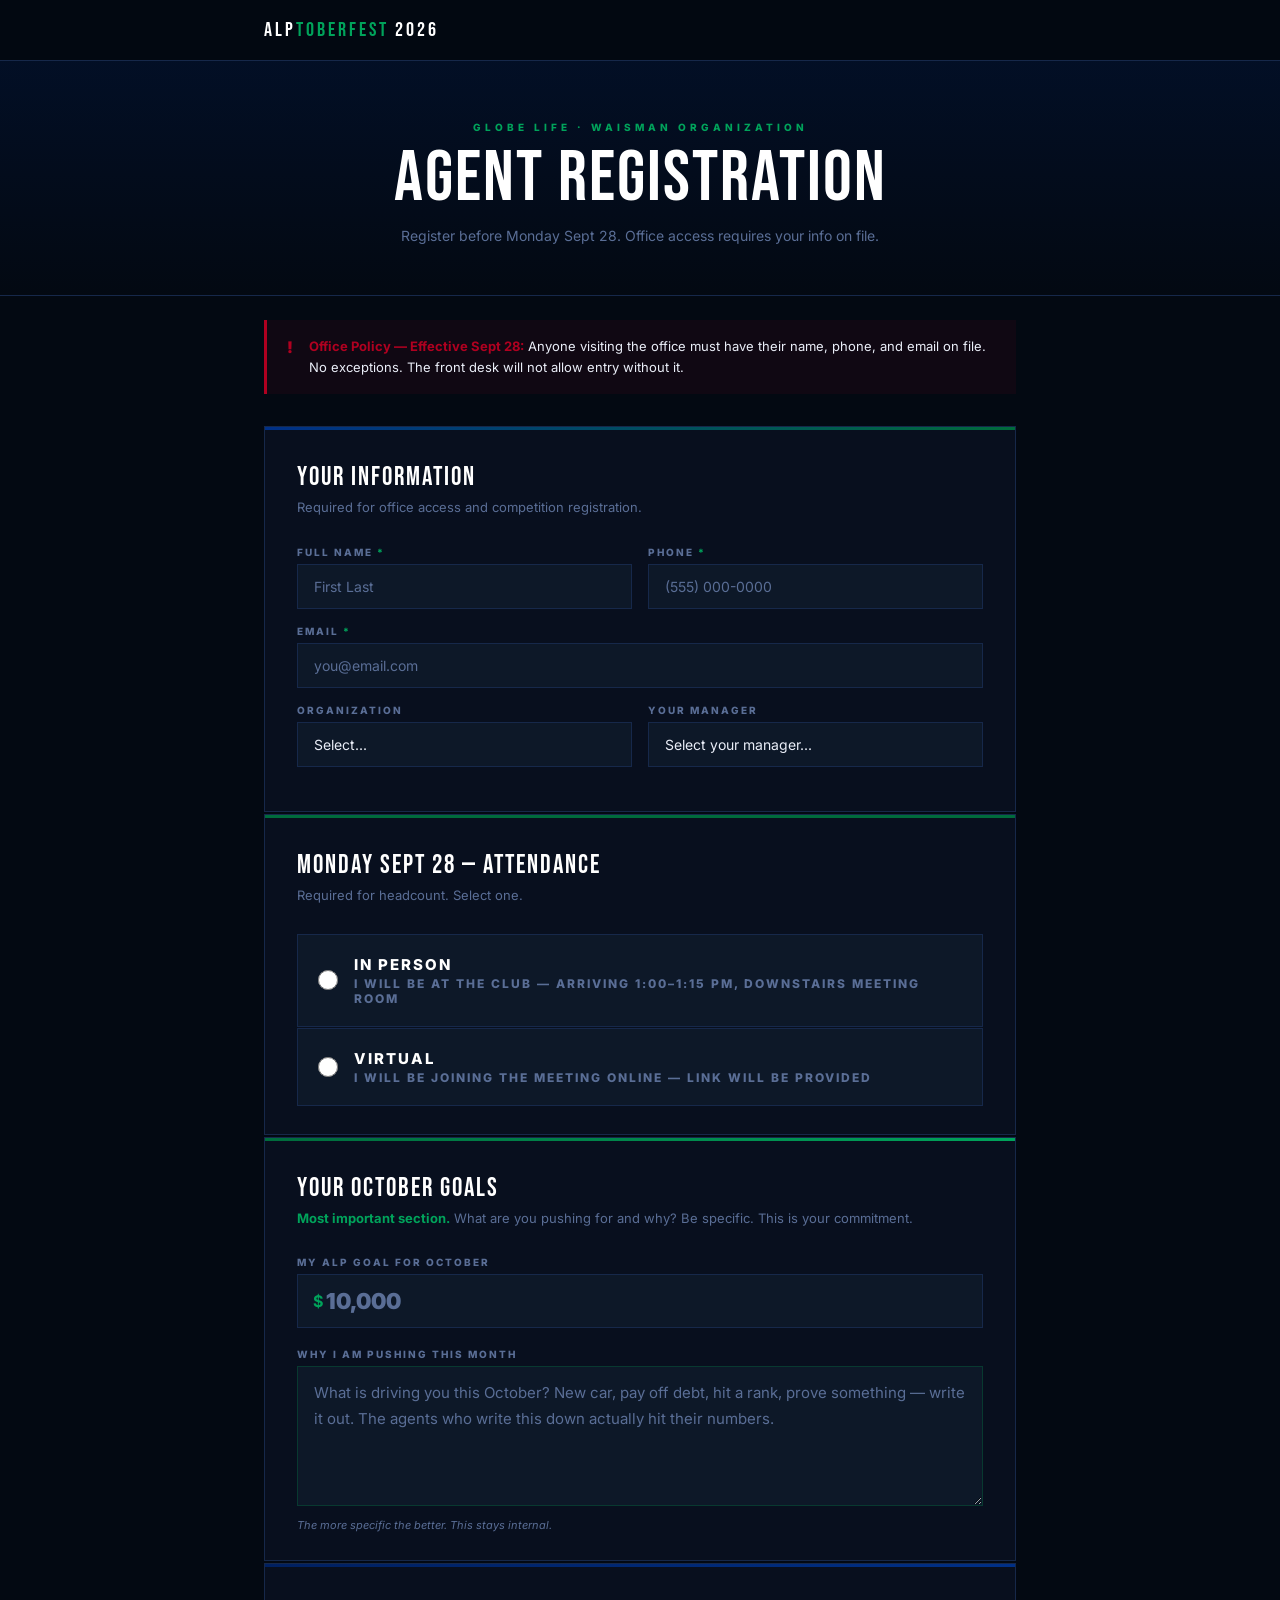
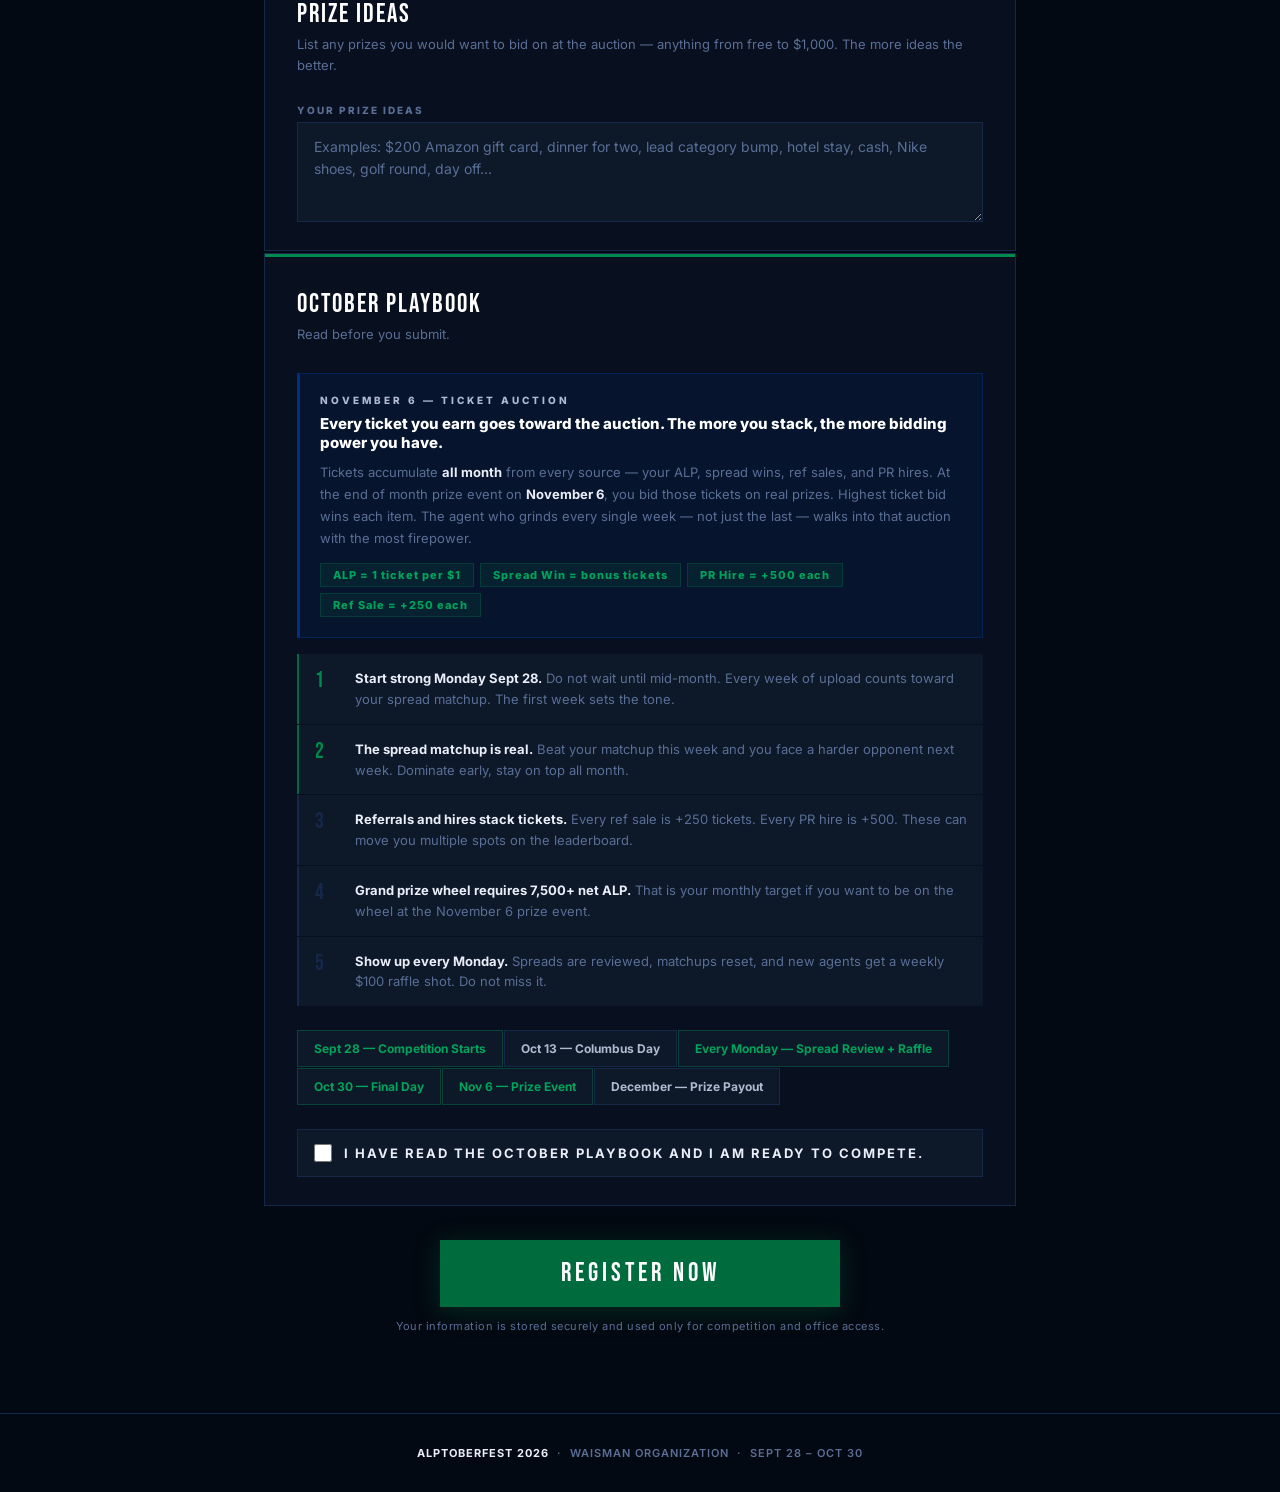
<file: form.html>
<!DOCTYPE html>
<html lang="en">
<head>
  <meta charset="UTF-8" />
  <meta name="viewport" content="width=device-width, initial-scale=1.0" />
  <title>Register — ALPTOBERFEST 2026</title>
  <link href="https://fonts.googleapis.com/css2?family=Bebas+Neue&family=Inter:wght@400;500;600;700;800;900&display=swap" rel="stylesheet" />
  <style>
    *, *::before, *::after { box-sizing: border-box; margin: 0; padding: 0; }

    :root {
      --navy:   #002060;
      --navy2:  #003087;
      --green:  #006B3C;
      --green2: #008B4C;
      --green3: #00A35B;
      --dark:   #030912;
      --card:   #080F1E;
      --card2:  #0D1828;
      --border: #16284A;
      --text:   #EAEEF8;
      --muted:  #5A6E96;
      --white:  #FFFFFF;
      --grey:   #B0BAD0;
      --red:    #B00020;
    }

    body { background: var(--dark); color: var(--text); font-family: 'Inter', sans-serif; min-height: 100vh; }

    /* NAV */
    nav {
      position: sticky; top: 0; z-index: 100;
      background: rgba(3,9,18,0.95); backdrop-filter: blur(16px);
      border-bottom: 1px solid var(--border);
    }
    .nav-inner {
      max-width: 800px; margin: 0 auto; padding: 0 24px;
      display: flex; align-items: center; justify-content: space-between; height: 60px;
    }
    .nav-logo {
      font-family: 'Bebas Neue', sans-serif; font-size: 20px;
      letter-spacing: 3px; color: var(--white); text-decoration: none;
    }
    .nav-logo span { color: var(--green3); }
    .nav-links { display: flex; gap: 2px; }
    .nav-link {
      padding: 7px 16px; border-radius: 6px; font-size: 12px;
      font-weight: 700; letter-spacing: 0.5px; text-transform: uppercase;
      color: var(--muted); text-decoration: none; transition: all 0.2s;
    }
    .nav-link:hover { color: var(--white); background: rgba(0,107,60,0.2); }

    /* PAGE HEADER */
    .page-header {
      padding: 60px 24px 48px;
      background: linear-gradient(180deg, rgba(0,32,96,0.25) 0%, transparent 100%);
      border-bottom: 1px solid var(--border);
      text-align: center;
    }
    .page-eyebrow {
      font-size: 10px; font-weight: 800; letter-spacing: 4px;
      text-transform: uppercase; color: var(--green3); margin-bottom: 10px;
    }
    .page-title {
      font-family: 'Bebas Neue', sans-serif;
      font-size: clamp(40px, 7vw, 72px); letter-spacing: 2px;
      color: var(--white); line-height: 1; margin-bottom: 10px;
    }
    .page-sub { font-size: 14px; color: var(--muted); max-width: 480px; margin: 0 auto; line-height: 1.6; }

    /* OFFICE NOTICE */
    .notice-wrap { max-width: 800px; margin: 0 auto; padding: 24px 24px 0; }
    .notice {
      background: rgba(176,0,32,0.07); border-left: 3px solid var(--red);
      padding: 16px 20px; display: flex; gap: 16px; align-items: flex-start;
    }
    .notice-icon { font-size: 16px; font-weight: 900; color: var(--red); flex-shrink: 0; padding-top: 1px; letter-spacing: 0; }
    .notice-text { font-size: 13px; line-height: 1.6; color: var(--text); }
    .notice-text strong { color: var(--red); }

    /* FORM CONTAINER */
    .container { max-width: 800px; margin: 0 auto; padding: 32px 24px 80px; }

    /* FORM SECTIONS */
    .form-section {
      background: var(--card); border: 1px solid var(--border);
      margin-bottom: 2px; position: relative; overflow: hidden;
    }
    .section-bar { height: 3px; }
    .section-bar.info   { background: linear-gradient(90deg, var(--navy2), var(--green)); }
    .section-bar.goals  { background: linear-gradient(90deg, var(--green), var(--green3)); }
    .section-bar.prizes { background: linear-gradient(90deg, var(--navy), var(--navy2)); }
    .section-bar.tips   { background: var(--green2); }

    .section-inner { padding: 32px 32px 28px; }
    @media (max-width: 600px) { .section-inner { padding: 24px 20px; } }

    .section-title {
      font-family: 'Bebas Neue', sans-serif; font-size: 26px;
      letter-spacing: 2px; color: var(--white); margin-bottom: 4px;
    }
    .section-sub { font-size: 13px; color: var(--muted); line-height: 1.6; margin-bottom: 28px; }
    .section-sub strong { color: var(--green3); }

    /* FIELDS */
    .field-row { display: grid; gap: 16px; margin-bottom: 16px; }
    .field-row.two { grid-template-columns: 1fr 1fr; }
    @media (max-width: 540px) { .field-row.two { grid-template-columns: 1fr; } }

    .field { display: flex; flex-direction: column; gap: 6px; }

    label {
      font-size: 10px; font-weight: 800; letter-spacing: 2px;
      text-transform: uppercase; color: var(--muted);
    }
    label .req { color: var(--green3); }

    input[type=text], input[type=email], input[type=tel],
    input[type=number], select, textarea {
      background: var(--card2); border: 1px solid var(--border);
      padding: 13px 16px; color: var(--text);
      font-size: 14px; font-family: 'Inter', sans-serif;
      outline: none; transition: border-color 0.2s; width: 100%;
      border-radius: 0; -webkit-appearance: none;
    }
    input:focus, select:focus, textarea:focus { border-color: var(--green2); }
    input::placeholder, textarea::placeholder { color: var(--muted); }
    select option { background: #0D1828; }
    textarea { resize: vertical; min-height: 100px; line-height: 1.6; }

    /* ALP FIELD */
    .alp-wrap { position: relative; }
    .alp-prefix {
      position: absolute; left: 16px; top: 50%; transform: translateY(-50%);
      font-size: 16px; font-weight: 700; color: var(--green3); pointer-events: none;
    }
    .alp-input { padding-left: 28px !important; font-size: 22px !important; font-weight: 900 !important; color: var(--white) !important; }

    /* WHY FIELD */
    .why-textarea {
      min-height: 140px !important;
      border-color: rgba(0,107,60,0.4) !important;
      font-size: 15px !important; line-height: 1.7 !important;
    }
    .why-textarea:focus { border-color: var(--green3) !important; }
    .field-hint { font-size: 11px; color: var(--muted); margin-top: 6px; font-style: italic; }

    /* TIPS */
    .tips-list { display: flex; flex-direction: column; gap: 1px; margin-bottom: 24px; }
    .tip-row {
      display: flex; gap: 16px; padding: 14px 16px;
      background: var(--card2); border-left: 2px solid var(--border);
    }
    .tip-row.highlight { border-left-color: var(--green); }
    .tip-num { font-family: 'Bebas Neue', sans-serif; font-size: 22px; color: var(--border); flex-shrink: 0; width: 24px; line-height: 1.2; }
    .tip-row.highlight .tip-num { color: var(--green2); }
    .tip-text { font-size: 13px; color: var(--muted); line-height: 1.6; }
    .tip-text strong { color: var(--text); }

    .dates-bar { display: flex; flex-wrap: wrap; gap: 1px; margin-bottom: 24px; }
    .date-item {
      background: var(--card2); border: 1px solid var(--border);
      padding: 10px 16px; font-size: 12px; font-weight: 700; color: var(--grey);
    }
    .date-item.key { border-color: rgba(0,163,91,0.3); color: var(--green3); }

    /* CHECKBOX */
    .check-row {
      display: flex; align-items: center; gap: 12px;
      background: var(--card2); border: 1px solid var(--border);
      padding: 14px 16px; cursor: pointer;
    }
    .check-row input[type=checkbox] { width: 18px; height: 18px; accent-color: var(--green); flex-shrink: 0; }
    .check-label { font-size: 13px; font-weight: 700; color: var(--text); }

    /* SUBMIT */
    .submit-section { padding: 32px 0 0; text-align: center; }
    .submit-btn {
      background: var(--green); color: var(--white);
      border: none; padding: 18px 64px;
      font-family: 'Bebas Neue', sans-serif; font-size: 26px;
      letter-spacing: 4px; cursor: pointer; transition: all 0.2s;
      box-shadow: 0 4px 24px rgba(0,107,60,0.35);
      border-radius: 0; width: 100%; max-width: 400px;
    }
    .submit-btn:hover:not(:disabled) { background: var(--green2); transform: translateY(-2px); }
    .submit-btn:disabled { opacity: 0.4; cursor: not-allowed; transform: none; }
    .submit-note { font-size: 11px; color: var(--muted); margin-top: 12px; letter-spacing: 0.5px; }

    /* ALERTS */
    .alert { display: none; padding: 16px 20px; margin-bottom: 20px; font-size: 14px; font-weight: 600; border-left: 3px solid; }
    .alert.success { background: rgba(0,107,60,0.1); border-color: var(--green3); color: var(--green3); }
    .alert.error { background: rgba(176,0,32,0.08); border-color: var(--red); color: #E06080; }
    .alert.show { display: block; }

    footer { text-align: center; padding: 32px 24px; border-top: 1px solid var(--border); font-size: 11px; font-weight: 600; letter-spacing: 1px; text-transform: uppercase; color: var(--muted); }
    footer strong { color: var(--text); }
  </style>
</head>
<body>

<nav>
  <div class="nav-inner">
    <a href="index.html" class="nav-logo">ALP<span>TOBERFEST</span> 2026</a>
    <div class="nav-links"></div>
  </div>
</nav>

<div class="page-header">
  <div class="page-eyebrow">Globe Life · Waisman Organization</div>
  <div class="page-title">Agent Registration</div>
  <div class="page-sub">Register before Monday Sept 28. Office access requires your info on file.</div>
</div>

<div class="notice-wrap">
  <div class="notice">
    <div class="notice-icon">!</div>
    <div class="notice-text">
      <strong>Office Policy — Effective Sept 28:</strong> Anyone visiting the office must have their name, phone, and email on file. No exceptions. The front desk will not allow entry without it.
    </div>
  </div>
</div>

<div class="container">

  <div class="alert success" id="success-alert">
    Registration confirmed. You are in the competition. See you Monday.
  </div>
  <div class="alert error" id="error-alert"></div>

  <form id="reg-form" onsubmit="submitForm(event)">

    <!-- SECTION 1: YOUR INFO -->
    <div class="form-section">
      <div class="section-bar info"></div>
      <div class="section-inner">
        <div class="section-title">Your Information</div>
        <div class="section-sub">Required for office access and competition registration.</div>

        <div class="field-row two">
          <div class="field">
            <label>Full Name <span class="req">*</span></label>
            <input type="text" name="full_name" placeholder="First Last" required autocomplete="name" />
          </div>
          <div class="field">
            <label>Phone <span class="req">*</span></label>
            <input type="tel" name="phone" placeholder="(555) 000-0000" required autocomplete="tel" />
          </div>
        </div>

        <div class="field-row">
          <div class="field">
            <label>Email <span class="req">*</span></label>
            <input type="email" name="email" placeholder="you@email.com" required autocomplete="email" />
          </div>
        </div>

        <div class="field-row two">
          <div class="field">
            <label>Organization</label>
            <select name="org">
              <option value="">Select...</option>
              <option value="WO">WO — Waisman Organization</option>
              <option value="WP">WP — Waisman Pavel</option>
            </select>
          </div>
          <div class="field">
            <label>Your Manager</label>
            <select name="manager">
              <option value="">Select your manager...</option>
              <optgroup label="── SGA ──">
                <option>Phill Waisman (WO)</option>
                <option>Steve Pavel (WP)</option>
              </optgroup>
              <optgroup label="── RGA ──">
                <option>Anthony Welsh (WO)</option>
                <option>Charity Keasler (WP)</option>
                <option>Damian Davis (WO)</option>
                <option>Jena Waisman (WO)</option>
              </optgroup>
              <optgroup label="── MGA ──">
                <option>Jacob Collins (WP)</option>
                <option>Katrina Bailey (WP)</option>
                <option>Morgan Clegg (WO)</option>
                <option>Robin Gonzalez (WO)</option>
              </optgroup>
              <optgroup label="── SA ──">
                <option>Alexander Stemle (WO)</option>
                <option>Brionna Ritter (WO)</option>
                <option>Caimbrien Jones (WP)</option>
                <option>Jovon Henry (WP)</option>
                <option>Mya Wittenborn (WO)</option>
                <option>Nichelle Vincent (WO)</option>
                <option>Nicole Donovan (WP)</option>
                <option>Sydney Curtin (WO)</option>
                <option>Wayne Rhodd (WO)</option>
                <option>Zachary Rice (WP)</option>
              </optgroup>
              <optgroup label="── GA ──">
                <option>Alexis Nichols (WO)</option>
                <option>Anna Sorin (WP)</option>
                <option>Joy Terbush (WO)</option>
                <option>Liza Fornal (WO)</option>
                <option>Tonya Hudak (WP)</option>
              </optgroup>
            </select>
          </div>
        </div>
      </div>
    </div>

    <!-- SECTION 1.5: ATTENDANCE -->
    <div class="form-section">
      <div class="section-bar" style="background:var(--green)"></div>
      <div class="section-inner">
        <div class="section-title">Monday Sept 28 — Attendance</div>
        <div class="section-sub">Required for headcount. Select one.</div>

        <div style="display:flex;flex-direction:column;gap:1px">
          <label style="display:flex;align-items:center;gap:16px;padding:20px;background:var(--card2);border:1px solid var(--border);cursor:pointer;transition:background 0.15s" id="attend-inperson-label">
            <input type="radio" name="attendance" value="in_person" required
              style="width:20px;height:20px;accent-color:var(--green);flex-shrink:0"
              onchange="highlightAttend()" />
            <div>
              <div style="font-size:15px;font-weight:800;color:var(--white)">In Person</div>
              <div style="font-size:12px;color:var(--muted);margin-top:2px">I will be at the club — arriving 1:00–1:15 PM, downstairs meeting room</div>
            </div>
          </label>
          <label style="display:flex;align-items:center;gap:16px;padding:20px;background:var(--card2);border:1px solid var(--border);cursor:pointer;transition:background 0.15s" id="attend-virtual-label">
            <input type="radio" name="attendance" value="virtual" required
              style="width:20px;height:20px;accent-color:var(--green);flex-shrink:0"
              onchange="highlightAttend()" />
            <div>
              <div style="font-size:15px;font-weight:800;color:var(--white)">Virtual</div>
              <div style="font-size:12px;color:var(--muted);margin-top:2px">I will be joining the meeting online — link will be provided</div>
            </div>
          </label>
        </div>
      </div>
    </div>

    <!-- SECTION 2: OCTOBER GOALS -->
    <div class="form-section">
      <div class="section-bar goals"></div>
      <div class="section-inner">
        <div class="section-title">Your October Goals</div>
        <div class="section-sub"><strong>Most important section.</strong> What are you pushing for and why? Be specific. This is your commitment.</div>

        <div class="field-row" style="margin-bottom:20px">
          <div class="field">
            <label>My ALP Goal for October</label>
            <div class="alp-wrap">
              <span class="alp-prefix">$</span>
              <input class="alp-input" type="number" name="alp_goal" placeholder="10,000" min="0" step="100" />
            </div>
          </div>
        </div>

        <div class="field">
          <label>Why I Am Pushing This Month</label>
          <textarea class="why-textarea" name="goal_why" placeholder="What is driving you this October? New car, pay off debt, hit a rank, prove something — write it out. The agents who write this down actually hit their numbers."></textarea>
          <div class="field-hint">The more specific the better. This stays internal.</div>
        </div>
      </div>
    </div>

    <!-- SECTION 3: PRIZE IDEAS -->
    <div class="form-section">
      <div class="section-bar prizes"></div>
      <div class="section-inner">
        <div class="section-title">Prize Ideas</div>
        <div class="section-sub">List any prizes you would want to bid on at the auction — anything from free to $1,000. The more ideas the better.</div>

        <div class="field">
          <label>Your Prize Ideas</label>
          <textarea name="prize_idea" placeholder="Examples: $200 Amazon gift card, dinner for two, lead category bump, hotel stay, cash, Nike shoes, golf round, day off..."></textarea>
        </div>
      </div>
    </div>

    <!-- SECTION 4: OCTOBER PLAYBOOK -->
    <div class="form-section">
      <div class="section-bar tips"></div>
      <div class="section-inner">
        <div class="section-title">October Playbook</div>
        <div class="section-sub">Read before you submit.</div>

        <!-- Auction callout -->
        <div style="background:rgba(0,48,135,0.15);border:1px solid rgba(0,75,181,0.3);border-left:3px solid var(--navy2);padding:20px;margin-bottom:16px">
          <div style="font-size:10px;font-weight:800;letter-spacing:3px;text-transform:uppercase;color:var(--grey);margin-bottom:8px">November 6 — Ticket Auction</div>
          <div style="font-size:15px;font-weight:800;color:var(--white);margin-bottom:8px;line-height:1.3">Every ticket you earn goes toward the auction. The more you stack, the more bidding power you have.</div>
          <div style="font-size:13px;color:var(--muted);line-height:1.7">Tickets accumulate <strong style="color:var(--text)">all month</strong> from every source — your ALP, spread wins, ref sales, and PR hires. At the end of month prize event on <strong style="color:var(--text)">November 6</strong>, you bid those tickets on real prizes. Highest ticket bid wins each item. The agent who grinds every single week — not just the last — walks into that auction with the most firepower.</div>
          <div style="margin-top:14px;display:flex;flex-wrap:wrap;gap:6px">
            <span style="background:rgba(0,107,60,0.15);border:1px solid rgba(0,163,91,0.2);padding:4px 12px;font-size:11px;font-weight:800;letter-spacing:1px;color:var(--green3)">ALP = 1 ticket per $1</span>
            <span style="background:rgba(0,107,60,0.15);border:1px solid rgba(0,163,91,0.2);padding:4px 12px;font-size:11px;font-weight:800;letter-spacing:1px;color:var(--green3)">Spread Win = bonus tickets</span>
            <span style="background:rgba(0,107,60,0.15);border:1px solid rgba(0,163,91,0.2);padding:4px 12px;font-size:11px;font-weight:800;letter-spacing:1px;color:var(--green3)">PR Hire = +500 each</span>
            <span style="background:rgba(0,107,60,0.15);border:1px solid rgba(0,163,91,0.2);padding:4px 12px;font-size:11px;font-weight:800;letter-spacing:1px;color:var(--green3)">Ref Sale = +250 each</span>
          </div>
        </div>

        <div class="tips-list">
          <div class="tip-row highlight">
            <div class="tip-num">1</div>
            <div class="tip-text"><strong>Start strong Monday Sept 28.</strong> Do not wait until mid-month. Every week of upload counts toward your spread matchup. The first week sets the tone.</div>
          </div>
          <div class="tip-row highlight">
            <div class="tip-num">2</div>
            <div class="tip-text"><strong>The spread matchup is real.</strong> Beat your matchup this week and you face a harder opponent next week. Dominate early, stay on top all month.</div>
          </div>
          <div class="tip-row">
            <div class="tip-num">3</div>
            <div class="tip-text"><strong>Referrals and hires stack tickets.</strong> Every ref sale is +250 tickets. Every PR hire is +500. These can move you multiple spots on the leaderboard.</div>
          </div>
          <div class="tip-row">
            <div class="tip-num">4</div>
            <div class="tip-text"><strong>Grand prize wheel requires 7,500+ net ALP.</strong> That is your monthly target if you want to be on the wheel at the November 6 prize event.</div>
          </div>
          <div class="tip-row">
            <div class="tip-num">5</div>
            <div class="tip-text"><strong>Show up every Monday.</strong> Spreads are reviewed, matchups reset, and new agents get a weekly $100 raffle shot. Do not miss it.</div>
          </div>
        </div>

        <div class="dates-bar">
          <div class="date-item key">Sept 28 — Competition Starts</div>
          <div class="date-item">Oct 13 — Columbus Day</div>
          <div class="date-item key">Every Monday — Spread Review + Raffle</div>
          <div class="date-item key">Oct 30 — Final Day</div>
          <div class="date-item key">Nov 6 — Prize Event</div>
          <div class="date-item">December — Prize Payout</div>
        </div>

        <label class="check-row">
          <input type="checkbox" name="tips_read" />
          <span class="check-label">I have read the October playbook and I am ready to compete.</span>
        </label>
      </div>
    </div>

    <!-- SUBMIT -->
    <div class="submit-section">
      <button type="submit" class="submit-btn" id="submit-btn">Register Now</button>
      <div class="submit-note">Your information is stored securely and used only for competition and office access.</div>
    </div>

  </form>
</div>

<footer>
  <strong>ALPTOBERFEST 2026</strong> &nbsp;·&nbsp; Waisman Organization &nbsp;·&nbsp; Sept 28 – Oct 30
</footer>

<script>
function highlightAttend() {
  const ip = document.querySelector('input[name="attendance"][value="in_person"]');
  const vr = document.querySelector('input[name="attendance"][value="virtual"]');
  document.getElementById('attend-inperson-label').style.borderColor = ip.checked ? 'var(--green)' : 'var(--border)';
  document.getElementById('attend-inperson-label').style.background = ip.checked ? 'rgba(0,107,60,0.1)' : 'var(--card2)';
  document.getElementById('attend-virtual-label').style.borderColor = vr.checked ? 'var(--green)' : 'var(--border)';
  document.getElementById('attend-virtual-label').style.background = vr.checked ? 'rgba(0,107,60,0.1)' : 'var(--card2)';
}

async function submitForm(e) {
  e.preventDefault();
  const btn = document.getElementById('submit-btn');
  const successEl = document.getElementById('success-alert');
  const errorEl = document.getElementById('error-alert');
  successEl.classList.remove('show');
  errorEl.classList.remove('show');

  const form = e.target;
  const data = new FormData(form);

  const payload = {
    attendance: data.get('attendance') || null,
    full_name:  data.get('full_name'),
    phone:      data.get('phone'),
    email:      data.get('email'),
    org:        data.get('org') || null,
    manager:    data.get('manager') || null,
    alp_goal:   data.get('alp_goal') ? parseFloat(data.get('alp_goal')) : null,
    goal_why:   data.get('goal_why') || null,
    prize_picks: [],
    prize_idea: data.get('prize_idea') || null,
    tips_read:  !!form.querySelector('input[name="tips_read"]')?.checked,
  };

  btn.disabled = true;
  btn.textContent = 'Submitting...';

  try {
    const res = await fetch('/api/signup', {
      method: 'POST',
      headers: { 'Content-Type': 'application/json' },
      body: JSON.stringify(payload),
    });
    const result = await res.json();
    if (res.ok && result.success) {
      form.style.display = 'none';
      successEl.classList.add('show');
      successEl.scrollIntoView({ behavior: 'smooth' });
    } else {
      throw new Error(result.error || 'Unknown error');
    }
  } catch(err) {
    errorEl.textContent = 'Something went wrong. Try again — ' + (err.message || '');
    errorEl.classList.add('show');
    btn.disabled = false;
    btn.textContent = 'Register Now';
  }
}
</script>
</body>
</html>
</file>
